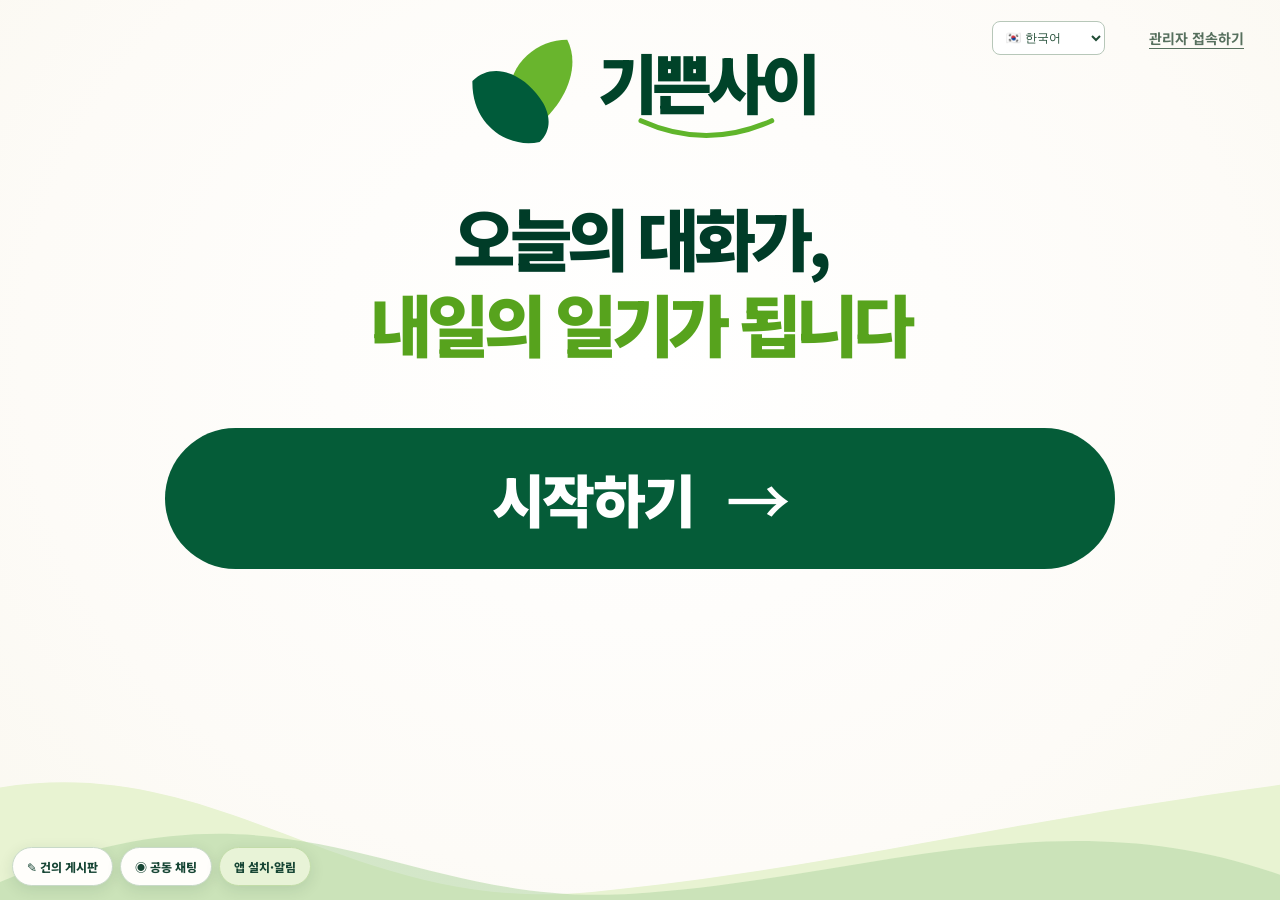
<file: index.html>
<!doctype html>
<html lang="ko">
<head>
  <meta charset="utf-8">
  <script>
    // Fallback during GitHub Pages' HTTPS-enforcement configuration.
    // Never show HTTP content when a valid HTTPS page is available.
    if (location.protocol === 'http:' && location.hostname === 'reverse-age-journal.suaveforge.com') {
      location.replace('https://' + location.host + location.pathname + location.search + location.hash);
    }
  </script>
  <meta name="viewport" content="width=device-width, initial-scale=1, viewport-fit=cover">
  <meta name="theme-color" content="#fdfbf7">
  <meta name="apple-mobile-web-app-capable" content="yes">
  <meta name="apple-mobile-web-app-title" content="기쁜사이">
  <link rel="manifest" href="./manifest.webmanifest">
  <meta name="description" content="전화로 나눈 하루를 가족의 일기로 남깁니다.">
  <title>Reverse Age Journal | 기쁜사이</title>
  <link rel="stylesheet" href="./styles.cycle07.css?v=20261101-unified05">
  <link rel="stylesheet" href="./dev-community.css?v=20261120-mobile-safearea-03">
  <script defer src="./config.js?v=cycle-20261101-05"></script>
  <script defer src="./app.cycle07.js"></script>
  <script defer src="./pilot.cycle07.js?v=20261103-retell-v3-01"></script>
  <script defer src="./operations.cycle07.js?v=20261121-archive01"></script>
  <script defer src="./family-demo.cycle07.js?v=20261121-archive01"></script>
  <script defer src="./receiver-bridge.js?v=20261103-home-sip01"></script>
  <script defer src="./raj-localizehub.js?v=20261120-p49-05"></script>
  <script defer src="./dev-community.js?v=20261120-clipboard-02"></script>
  <script defer src="./raj-app-setup.js?v=20261120-02"></script>
<style id="raj-locked-opening" data-version="20261101-brand-lock02">
/* LOCK: approved opening; scoped to opening only; unaffected by stale CSS asset caches. */
.page.family-opening-mode{min-height:100svh;background:#fdfbf7!important}
.page.family-opening-mode .site-header{
 position:absolute!important;z-index:5;top:0;right:0;left:0;width:100%;max-width:none;
 display:flex;justify-content:flex-end;padding:16px 25px!important;
 background:transparent!important;border:0!important;
}
.page.family-opening-mode .wordmark,.page.family-opening-mode .hero{display:none!important}
.page.family-opening-mode .header-actions{display:none!important}
.page.family-opening-mode .admin-entry{
 background:transparent!important;border:0!important;border-radius:0!important;
 text-decoration:underline;text-underline-offset:4px;color:#57705e!important;
 font-weight:700;font-size:14px;min-height:0;
}
.page.family-opening-mode .main{max-width:none!important;width:100%;padding:0!important}
.page.family-opening-mode #family-journey{
 display:block;width:100%;max-width:none!important;margin:0!important;padding:0!important
}
.page.family-opening-mode .family-shell,.page.family-opening-mode .family-body{
 display:block!important;width:100%;max-width:none!important;margin:0!important;padding:0!important
}
.page.family-opening-mode .family-opening{
 position:relative!important;isolation:isolate;overflow:hidden;
 min-height:100svh!important;display:flex!important;align-items:center;
 justify-content:flex-start;flex-direction:column;
 padding:clamp(32px,4vh,55px) 15px clamp(115px,14vh,160px)!important;
 background:radial-gradient(ellipse at 50% 40%,#fff 0%,#fdfbf7 68%,#faf8f0 100%);
}
.page.family-opening-mode .family-opening-center{
 position:relative;z-index:1;display:flex!important;flex-direction:column;
 align-items:center;width:100%;max-width:1450px;
}
.page.family-opening-mode .family-opening-brand{text-decoration:none!important;color:inherit!important;
 display:flex!important;align-items:center!important;justify-content:center;gap:18px;
}
.page.family-opening-mode .family-opening-leaf{
 display:block!important;width:clamp(75px,9vw,125px)!important;
 height:auto!important;max-width:125px;flex:none;
}
.page.family-opening-mode .family-opening-brand-name{
 display:flex!important;flex-direction:column;align-items:center;
 color:#004329;font-size:clamp(49px,5.1vw,80px)!important;
 font-weight:900;line-height:1.06;letter-spacing:-.09em;white-space:nowrap;
}
.page.family-opening-mode .family-opening-smile{
 display:block!important;width:65%!important;height:24px!important;margin-top:0;
}
.page.family-opening-mode .family-opening-heading{
 display:flex!important;flex-direction:column;align-items:center;gap:0;
 text-align:center;line-height:1.26;font-size:clamp(36px,5.3vw,88px)!important;
 font-weight:900;letter-spacing:-.075em;
 margin:clamp(40px,5vh,60px) 0 clamp(38px,7vh,85px)!important
}
.page.family-opening-mode .family-opening-heading span{
 display:block!important;color:#003c28;white-space:nowrap;
}
.page.family-opening-mode .family-opening-heading .family-opening-second{color:#57a31d}
.page.family-opening-mode .family-opening .family-button{
 display:flex!important;align-items:center;justify-content:center;
 gap:clamp(16px,2.5vw,40px);width:min(950px,80vw)!important;
 max-width:none!important;min-height:clamp(90px,11vw,180px)!important;
 font-size:clamp(32px,4.5vw,76px)!important;font-weight:900;
 letter-spacing:-.045em;border-radius:999px!important;border:0!important;
 background:#055c38!important;color:white!important;padding:15px 35px!important;
 margin:0!important;text-align:center;
}
.page.family-opening-mode .family-start-arrow{display:inline-block;font-size:1.1em;font-weight:500}
.page.family-opening-mode .family-opening-waves{
 position:absolute!important;left:0;bottom:0;z-index:0;pointer-events:none;
 display:block!important;width:100%!important;height:clamp(78px,16vh,160px)!important;
}
.page.family-opening-mode .release-version{display:none!important}
@media(max-width:700px){
 .page.family-opening-mode .site-header{padding:8px 12px!important;min-height:0!important}
 .page.family-opening-mode .admin-entry{font-size:12px!important}
 .page.family-opening-mode .family-opening{
  justify-content:center!important;padding:65px 10px 115px!important
 }
 .page.family-opening-mode .family-opening-brand{gap:8px}
 .page.family-opening-mode .family-opening-leaf{
  width:clamp(55px,16vw,85px)!important;max-width:85px
 }
 .page.family-opening-mode .family-opening-brand-name{font-size:clamp(39px,9.5vw,58px)!important}
 .page.family-opening-mode .family-opening-smile{height:17px!important}
 .page.family-opening-mode .family-opening-heading{
  font-size:clamp(24px,7.05vw,48px)!important;line-height:1.38;
  margin:clamp(36px,7vh,68px) 0 clamp(38px,8vh,68px)!important
 }
 .page.family-opening-mode .family-opening .family-button{
  width:min(100%,calc(100vw - 44px))!important;
  min-height:90px!important;font-size:clamp(31px,9vw,44px)!important
 }
 .page.family-opening-mode .family-opening-waves{height:93px!important}
}
</style>
</head>
<body>
  <div class="page family-mode">
    <header class="site-header">
      <a class="wordmark" href="./" aria-label="Reverse Age Journal 홈">
        <strong>기쁜사이</strong>
        <span hidden>Reverse Age Journal</span>
      </a>
      <div class="header-actions" hidden aria-hidden="true">
        <nav class="view-nav" aria-label="사용자 화면">
          <button type="button" class="nav-item active" data-view="family" aria-current="page">가족</button>
          <button type="button" class="nav-item" data-view="operator">상담사</button>
        </nav>
        <button type="button" id="auth-button" class="login-button">로그인</button>
      </div>
      <button type="button" id="admin-entry" class="admin-entry">관리자 접속하기</button>
    </header>

    <main class="main">
      <div id="readiness" class="readiness" role="status" hidden></div>
      <section id="family-journey" class="family-journey" aria-label="가족 이용 체험"></section>
      <section class="hero" aria-labelledby="hero-title" hidden aria-hidden="true">
        <h1 id="hero-title">전화로 나눈 하루,<br><span>일기로 남깁니다.</span></h1>
        <p class="hero-subtitle">어르신은 전화로 이야기하고, 가족은 일기로 읽습니다.</p>
        <div class="hero-actions">
          <button type="button" id="start-button" class="big-button primary">
            <span>가족 등록하기</span>
            <span class="button-arrow" aria-hidden="true">↗</span>
          </button>
          <button type="button" id="reserve-button" class="big-button outline">
            <span>통화 일정 잡기</span>
            <span class="button-arrow" aria-hidden="true">↗</span>
          </button>
        </div>
      </section>



      <section id="counselor-pilot" class="pilot-section" hidden aria-labelledby="pilot-section-title">
        <div class="pilot-section-head">
          <h2 id="pilot-section-title">상담사</h2>
          
        </div>
        <div id="pilot-login" class="pilot-login">
          <label for="pilot-access">상담사 코드</label>
          <div class="pilot-access-row">
            <input id="pilot-access" type="password" autocomplete="off" placeholder="상담사 코드 입력" maxlength="512">
            <button type="button" id="pilot-verify" class="big-button primary">접속하기</button>
          </div>
        </div>
        <section id="pilot-management" class="pilot-management" hidden aria-labelledby="pilot-management-title">
          <div class="ops-section-top">
            <h3 id="pilot-management-title">어르신</h3>
            <button type="button" id="ops-new-person" class="ops-large-outline">+ 어르신 추가</button>
          </div>
          <nav class="ops-tabs" aria-label="관리 메뉴">
            <button type="button" data-ops-tab="info" class="active" aria-current="page">내 정보</button>
            <button type="button" data-ops-tab="call">통화</button>
            <button type="button" data-ops-tab="tickets">이용권</button>
            <button type="button" data-ops-tab="record">기록</button>
          </nav>
          <div class="pilot-management-card" id="ops-create-panel" data-ops-panel="info" hidden>
            <div class="pilot-form-grid">
              <label>어르신 이름<input id="ops-name" maxlength="60" placeholder="어르신 이름" autocomplete="off"></label>
              <label>전화번호<input id="ops-phone" type="tel" placeholder="010-0000-0000" autocomplete="off"></label>
              <label>가족 연락처<input id="ops-family-phone" type="tel" placeholder="010-0000-0000" autocomplete="off"></label>
            </div>
            <label class="pilot-checkline"><input id="ops-consent" type="checkbox"><span>AI 통화·녹음·기록 동의</span></label>
            <label class="pilot-checkline"><input id="ops-family-consent" type="checkbox"><span>가족 알림 동의</span></label>
            <label class="pilot-checkline"><input id="ops-archive-consent" type="checkbox"><span>회원별 일기 장기 보관 및 본인 요약 문자 동의</span></label>
            <label class="pilot-checkline"><input id="ops-recurring-consent" type="checkbox"><span>자동 재통화·예약전화 동의</span></label>
            <button id="ops-add" class="big-button outline" type="button">어르신 등록 <span aria-hidden="true">+</span></button>
          </div>
          <div class="pilot-management-card ops-main-card" id="ops-subject-panel" data-ops-panel="info">
            <label for="pilot-subject-select" class="pilot-big-label">어르신 선택</label>
            <select id="pilot-subject-select"><option value="">어르신을 선택하세요</option></select>
            <p id="ops-consent-status" class="ops-consent-status" hidden></p>
            <a id="ops-consent-dial" class="ops-dial-action" hidden>어르신께 전화하기</a>
            <button id="ops-confirm-consent" class="ops-dial-action" type="button" hidden>통화 동의 확인</button>
            <div class="ops-credit-row"><strong id="ops-credit">잔여 회기 —</strong>
              <button id="ops-trial" type="button" class="pilot-text-action">체험 3회 충전</button></div>
          </div>
          <details id="ops-profile-details" class="ops-profile-details" hidden><summary>정보·규칙 수정</summary><div class="pilot-management-card ops-profile-card" id="ops-profile-panel" data-ops-panel="info" hidden>
            <div class="ops-profile-grid">
              <label>이름<input id="ops-edit-name" autocomplete="off" maxlength="60"></label>
              <label>전화번호<input id="ops-edit-phone" type="tel" autocomplete="off"></label>
              <label>가족 연락처<input id="ops-edit-family" type="tel" autocomplete="off"></label>
            </div>
            <div class="ops-rule-grid">
              <label>통화 간격<select id="ops-followup-days">
                <option value="1">1일</option><option value="2">2일</option><option value="3">3일</option>
                <option value="5">5일</option><option value="7">7일</option><option value="14">14일</option>
              </select></label>
              <label>재시도<select id="ops-retry-limit">
                <option value="1">1회</option><option value="2">2회</option><option value="3">3회</option>
              </select></label>
              <label>통화 시간<select id="ops-preferred-hour">
                <option value="0">오전 0시</option><option value="1">오전 1시</option>
                <option value="2">오전 2시</option><option value="3">오전 3시</option>
                <option value="4">오전 4시</option><option value="5">오전 5시</option>
                <option value="6">오전 6시</option><option value="7">오전 7시</option>
                <option value="8">오전 8시</option><option value="9">오전 9시</option>
                <option value="10">오전 10시</option><option value="11">오전 11시</option>
                <option value="12">오후 12시</option><option value="13">오후 1시</option>
                <option value="14">오후 2시</option><option value="15">오후 3시</option>
                <option value="16">오후 4시</option><option value="17">오후 5시</option>
                <option value="18">오후 6시</option><option value="19">오후 7시</option>
                <option value="20">오후 8시</option><option value="21">오후 9시</option>
                <option value="22">오후 10시</option><option value="23">오후 11시</option>
              </select></label>
            </div>
            <div class="ops-consent-grid">
              <label><input id="ops-edit-consent" type="checkbox"> 통화 동의</label>
              <label><input id="ops-edit-recurring" type="checkbox"> 자동 재통화</label>
              <label><input id="ops-edit-family-consent" type="checkbox"> 가족 알림</label>
              <label><input id="ops-edit-archive-consent" type="checkbox"> 일기 장기 보관·본인 요약 문자</label>
            </div>
            <button id="ops-save-profile" type="button" class="big-button primary ops-full-button">
              <span>저장</span><span aria-hidden="true">✓</span>
            </button>
          </div>
          </details>
          <div class="pilot-management-card" data-ops-panel="call">
            <div id="ops-call-context" hidden>
              <h4 id="ops-stage">첫 통화</h4>
              <p id="ops-script"></p><p id="ops-previous"></p>
            </div>
            <button id="ops-web-ring" class="big-button primary ops-full-button" type="button" disabled>어르신께 웹전화 걸기</button>
            <p id="ops-web-ring-status" class="ops-consent-status" aria-live="polite">어르신의 웹 수신 기기 연결을 확인합니다.</p>
            <button id="ops-web-ring-refresh" type="button" class="pilot-text-action">수신 상태 확인</button>
            <h4>통화 예약</h4>
            <div class="pilot-access-row">
              <input type="datetime-local" id="ops-date">
              <button id="ops-book" type="button" class="big-button primary">예약하기</button>
            </div>
            
            <div id="ops-appointments"></div>
          </div>
          <div class="pilot-management-card" data-ops-panel="tickets">
            <h4>이용권</h4>
            <div id="ops-ticket-history" class="ops-ticket-history"></div>
            <p id="ops-payhub-status" class="pilot-warning" hidden></p>
            <div class="pilot-form-grid" data-payhub-action hidden>
              <label>이용권 종류<select id="ops-pay-package"><option value="FIVE">5회권</option><option value="TEN">10회권</option></select></label>
              <label>판매 가격 (원)<input id="ops-pay-price" type="number" min="100" max="10000000" step="100" placeholder="확정된 금액 입력"></label>
              <label>상품 상태<select id="ops-pay-active"><option value="false">비공개</option><option value="true">판매 가능</option></select></label>
            </div>
            <div class="pilot-secondary-actions" data-payhub-action hidden>
              <button id="ops-pay-save" type="button">상품 저장</button>
              <button id="ops-pay-checkout" type="button" disabled>결제 링크 생성</button>
            </div>
            <textarea id="ops-pay-link" rows="2" readonly hidden aria-label="결제 링크"></textarea>
            <button id="ops-pay-copy" type="button" class="pilot-text-action" hidden>결제 링크 복사</button>
          </div>
          <div class="pilot-management-card" data-ops-panel="record">
            <h4>가족 보고서</h4>
            <div class="pilot-access-row">
              <input type="month" id="ops-report-month">
              <button id="ops-report" type="button" class="big-button outline">보고서 만들기</button>
            </div>
            <textarea id="ops-report-output" readonly rows="7" hidden></textarea>
            <button id="ops-report-copy" type="button" class="pilot-text-action" hidden>보고서 복사</button>
          </div>
          <div class="pilot-management-card" id="ops-archive-panel" data-ops-panel="record">
            <h4>회원별 일기 보관함</h4>
            <p class="pilot-description">회원별로 누적 보관된 일기입니다. 가족에게는 검토·공유 동의 후에만 보입니다.</p>
            <button type="button" class="pilot-text-action" id="ops-archive-refresh">일기 불러오기</button>
            <div id="ops-archive-list" class="ops-outbox" aria-live="polite">어르신을 선택해 주세요.</div>
          </div>
          <div class="pilot-management-card" id="ops-outbox-panel" data-ops-panel="record">
            <h4>가족 알림</h4>
            
            <div id="ops-outbox" class="ops-outbox"></div>
            <button id="ops-refresh" type="button" class="pilot-text-action">현황 새로고침</button>
          </div>
        </section>
        <div id="pilot-call-panel" hidden>
          <label class="pilot-checkline">
            <input id="pilot-consent" type="checkbox">
            <span>AI 대화·녹음 및 기록 동의</span>
          </label>
          <div class="pilot-call-actions">
            <button id="pilot-start" class="big-button outline" type="button">이 기기에서 AI 통화 테스트 <span aria-hidden="true">↗</span></button>
            <button id="pilot-stop" class="big-button danger" type="button" disabled>통화 종료</button>
          </div>
          <button id="pilot-unmute" class="pilot-unmute" type="button" hidden>소리 켜기</button>
          <p class="pilot-warning pilot-cost-warning">실제 통화 비용이 발생할 수 있습니다.</p>
          <p id="pilot-call-id" class="pilot-id"></p>
        </div>
        <div id="pilot-status" class="pilot-status" aria-live="polite"></div>
        <section id="pilot-results" class="pilot-results" hidden>
          <div class="pilot-heading">
            <h3>대화 기록</h3>
            <div class="pilot-mini-stats"><span id="pilot-event">수집 중</span><span id="pilot-transcript-count">0개 발화</span><span id="pilot-voice">녹음 대기</span></div>
          </div>
          <div id="pilot-transcript" class="pilot-transcript"><p class="pilot-empty">대화 전문 수신 대기 중</p></div>
          <div class="pilot-secondary-actions">
            <button id="pilot-check" type="button">결과 확인</button>
            <button id="pilot-sync" type="button">다시 수집</button>
            <button id="pilot-audio-button" type="button">녹음 듣기</button>
          </div>
          <audio id="pilot-audio" controls preload="none" hidden></audio>
          <button id="pilot-draft" type="button" class="big-button primary pilot-draft-button">일기 만들기 <span aria-hidden="true">↗</span></button>
        </section>
        <section id="pilot-draft-panel" class="pilot-draft-panel" hidden>
          <h3>일기 검토</h3>
          <p id="pilot-draft-source" class="pilot-draft-source"></p>
          <label for="pilot-title">일기 제목</label>
          <input type="text" id="pilot-title" maxlength="120">
          <label for="pilot-body">일기 내용</label>
          <textarea id="pilot-body" rows="9" maxlength="20000"></textarea>
          <label class="pilot-checkline">
            <input id="pilot-save-consent" type="checkbox">
            <span>수정한 일기를 이 서비스에 14일간 저장하는 데 동의받았습니다.</span>
          </label>
          <button id="pilot-save" class="big-button primary" type="button">일기 저장하기 <span aria-hidden="true">↗</span></button>
        </section>
        <section id="pilot-saved" class="pilot-saved" hidden>
          <div class="pilot-heading">
            <h3>저장한 일기</h3>
            <button id="pilot-refresh-diaries" type="button" class="pilot-text-action">새로고침</button>
          </div>
          <div id="pilot-diaries" class="pilot-diaries">연결 후 확인할 수 있습니다.</div>
          <button id="pilot-delete" type="button" class="pilot-delete-button" hidden>현재 통화 자료 삭제</button>
        </section>
      </section>

      <section class="workspace" id="workspace" hidden aria-hidden="true" aria-labelledby="workspace-title">
        <div class="section-heading">
          <h2 id="workspace-title">우리 가족의 기록</h2>
          <div class="family-selector">
            <label id="recipient-label" for="recipient-select">가족 선택</label>
            <select id="recipient-select" aria-labelledby="recipient-label">
              <option value="">등록된 가족 없음</option>
            </select>
          </div>
        </div>

        <div id="family-view">
          <div class="summary" aria-label="이용 현황">
            <div class="stat">
              <span class="stat-name">남은 통화</span>
              <strong id="balance-value" class="stat-number">—</strong>
            </div>
            <div class="stat">
              <span class="stat-name">다음 통화</span>
              <strong id="next-call" class="stat-number stat-date">예약 없음</strong>
            </div>
            <div class="stat">
              <span class="stat-name">쌓인 일기</span>
              <strong id="diary-count" class="stat-number">—</strong>
            </div>
          </div>

          <div class="content-grid">
            <section class="content-card" aria-labelledby="schedule-title">
              <div class="card-top"><h3 id="schedule-title">통화 일정</h3><span class="top-rule" aria-hidden="true"></span></div>
              <div id="schedule-list" class="empty-state">예정된 통화가 없습니다.</div>
            </section>
            <section class="content-card" aria-labelledby="diary-title">
              <div class="card-top"><h3 id="diary-title">우리의 일기</h3><span class="top-rule" aria-hidden="true"></span></div>
              <div id="diary-list" class="empty-state">아직 남겨진 일기가 없습니다.</div>
            </section>
          </div>

          <section class="package-panel" aria-labelledby="package-title">
            <h3 id="package-title">이용권</h3>
            <div id="packages" class="package-actions"><span class="tag-not-ready">상품 준비 중</span></div>
          </section>
        </div>

        <div id="operator-view" hidden>
          <div class="operator-top">
            <div class="operator-summary">
              <div class="stat"><span class="stat-name">등록 이용자</span><strong id="operator-users" class="stat-number">—</strong></div>
              <div class="stat"><span class="stat-name">예정된 통화</span><strong id="operator-upcoming" class="stat-number">—</strong></div>
            </div>
            <button type="button" id="new-package-button" class="big-button primary operator-action">
              <span>이용권 등록</span><span class="button-arrow" aria-hidden="true">+</span>
            </button>
          </div>
          <section class="content-card operator-card" aria-labelledby="operator-title">
            <div class="card-top"><h3 id="operator-title">이용자</h3><span class="top-rule" aria-hidden="true"></span></div>
            <div id="operator-list" class="empty-state">상담사 로그인 후 확인할 수 있습니다.</div>
          </section>
        </div>
      </section>
    </main>
    <p class="release-version">Updated 2026.11.01 · Web Receiver 07</p>
  </div>

  <dialog id="modal" aria-labelledby="modal-title">
    <form id="modal-form" method="dialog" novalidate>
      <div class="dialog-head">
        <h2 id="modal-title">등록하기</h2>
        <button id="modal-close" class="close-button" type="button" aria-label="닫기">×</button>
      </div>
      <div id="modal-fields"></div>
      <p id="modal-error" class="form-error" role="alert" hidden></p>
      <div class="dialog-actions">
        <button id="modal-cancel" type="button" class="button-light">취소</button>
        <button id="modal-save" type="submit" class="button-save">저장하기</button>
      </div>
    </form>
  </dialog>
</body>
</html>
</file>
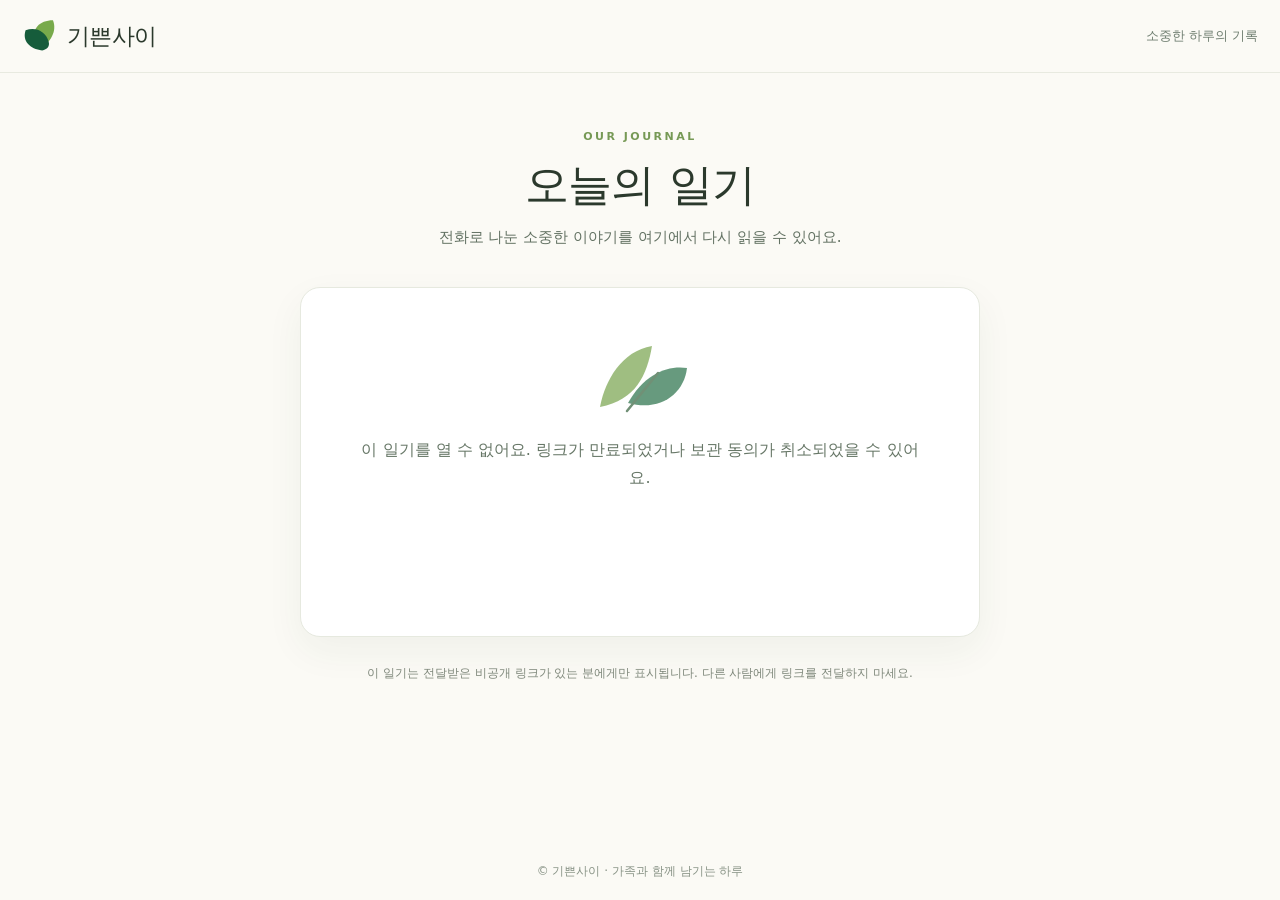
<file: d/index.html>
<!doctype html>
<html lang="ko">
<head>
  <meta charset="utf-8">
  <meta name="viewport" content="width=device-width,initial-scale=1,viewport-fit=cover">
  <meta name="theme-color" content="#fbfaf5">
  <meta name="robots" content="noindex,nofollow,noarchive">
  <meta name="referrer" content="no-referrer">
  <meta http-equiv="Content-Security-Policy" content="default-src 'none'; img-src 'self'; script-src 'self'; style-src 'self'; connect-src https://api-reverse-age-journal.suaveforge.com:18461; base-uri 'none'; form-action 'none'">
  <title>오늘의 일기 · 기쁜사이</title>
  <meta name="description" content="오늘 나눈 소중한 이야기를 기쁜사이에 안전하게 보관합니다.">
  <meta property="og:type" content="website">
  <meta property="og:site_name" content="기쁜사이">
  <meta property="og:title" content="기쁜사이 · 오늘의 일기">
  <meta property="og:description" content="전화로 나눈 오늘의 이야기를 일기로 간직합니다.">
  <meta property="og:url" content="https://reverse-age-journal.suaveforge.com/d/">
  <meta property="og:image" content="https://reverse-age-journal.suaveforge.com/d/cover.png">
  <meta property="og:image:width" content="1200">
  <meta property="og:image:height" content="630">
  <meta name="twitter:card" content="summary_large_image">
  <link rel="stylesheet" href="./diary-view.css?v=20261121-01">
  <script defer src="../config.js"></script>
  <script defer src="./diary-view.js?v=20261121-01"></script>
</head>
<body>
  <div class="shell">
    <header class="topbar">
      <a class="brand" href="../" aria-label="기쁜사이 홈으로">
        <svg viewBox="0 0 50 48" width="36" height="36" aria-hidden="true"><path fill="#78aa4b" d="M18 32C13 14 24 2 43 2c6 15-3 31-19 40-6 1-7-4-6-10"/><path fill="#165c3b" d="M5 16c15-5 28 2 32 16 2 6-2 11-9 12C11 42 0 31 5 16"/></svg>
        <span>기쁜사이</span>
      </a>
      <span class="top-note">소중한 하루의 기록</span>
    </header>
    <main class="main" aria-live="polite">
      <section class="intro">
        <span class="eyebrow">OUR JOURNAL</span>
        <h1>오늘의 일기</h1>
        <p>전화로 나눈 소중한 이야기를 여기에서 다시 읽을 수 있어요.</p>
      </section>
      <section class="paper" aria-labelledby="diary-title">
        <div class="paper-art" aria-hidden="true">
          <svg viewBox="0 0 120 80" width="120" height="80"><path d="M20 69C25 42 42 13 72 8c-5 29-16 54-52 61Z" fill="#80a958"/><path d="M48 65C64 36 88 27 107 30c-3 26-27 44-59 35Z" fill="#357953"/><path d="M47 73 78 35" fill="none" stroke="#426b49" stroke-width="2.5" stroke-linecap="round"/></svg>
        </div>
        <p id="diary-status" class="status" role="status">일기를 불러오고 있어요.</p>
        <article id="diary-article" hidden>
          <p class="date" id="diary-date"></p>
          <h2 id="diary-title"></h2>
          <div class="divider"></div>
          <p id="diary-body" class="story"></p>
          <p class="afterword">오늘의 이야기를 오래도록 간직할게요.</p>
        </article>
      </section>
      <p class="privacy">이 일기는 전달받은 비공개 링크가 있는 분에게만 표시됩니다. 다른 사람에게 링크를 전달하지 마세요.</p>
    </main>
    <footer class="bottom">© 기쁜사이 · 가족과 함께 남기는 하루</footer>
  </div>
</body>
</html>
</file>
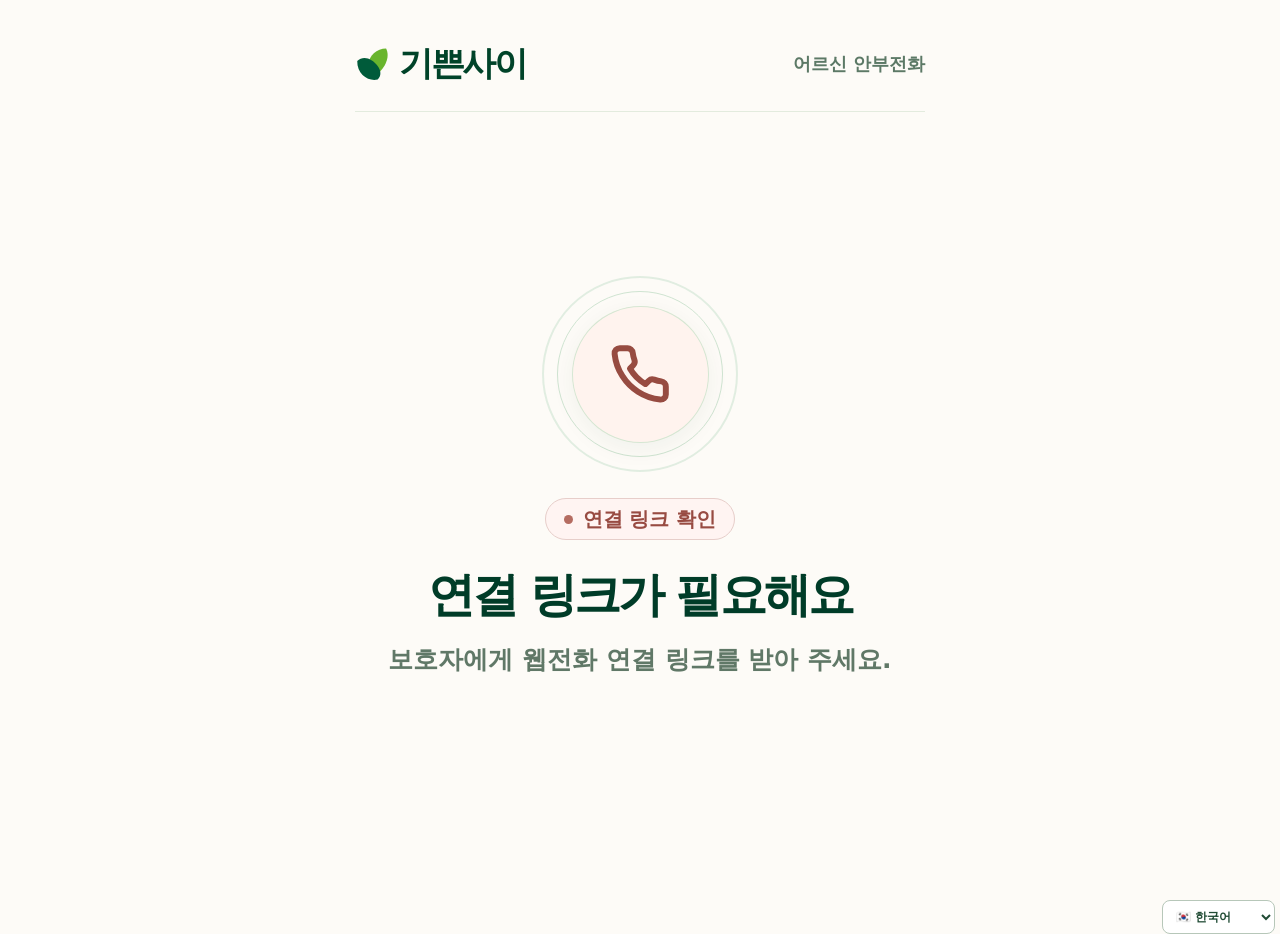
<file: receive.html>
<!doctype html>
<html lang="ko">
<head>
  <meta charset="utf-8">
  <meta name="viewport" content="width=device-width,initial-scale=1,viewport-fit=cover">
  <meta name="theme-color" content="#fdfbf7">
  <meta name="apple-mobile-web-app-capable" content="yes">
  <meta name="apple-mobile-web-app-title" content="기쁜사이">
  <link rel="manifest" href="./manifest.webmanifest">
  <title>어르신 웹전화 | 기쁜사이</title>
  <link rel="stylesheet" href="./receive.css?v=20261104-waiting01">
  <script defer src="./config.js"></script>
  <script defer src="https://jssip.net/download/releases/jssip-3.10.0.min.js"></script>
  <script defer src="./receive.js?v=20261121-archive01"></script>
  <script defer src="./raj-localizehub.js?v=20261120-p49-05"></script>
</head>
<body>
  <main class="receiver">
    <header>
      <a class="brand-home" href="./" aria-label="기쁜사이 홈으로 이동">
        <svg class="receiver-brand-mark" width="35" height="35" viewBox="0 0 125 123" aria-hidden="true">
          <path d="M49 81 C40 35 75 4 111 4 C126 33 110 74 74 101 C58 107 53 96 49 81Z" fill="#69b52d"/>
          <path d="M8 49 C29 28 61 39 81 67 C93 83 95 102 81 115 C49 123 7 98 8 49Z" fill="#005b3a"/>
        </svg>
        <strong>기쁜사이</strong>
      </a>
      <small>어르신 안부전화</small>
    </header>
    <section class="center" aria-live="polite">
      <div id="receiver-call-visual" class="call-visual" aria-hidden="true">
        <span class="call-ring call-ring-outer"></span>
        <span class="call-ring call-ring-inner"></span>
        <span class="call-visual-disc">
          <svg viewBox="0 0 24 24" class="call-handset" aria-hidden="true" fill="none" stroke="currentColor" stroke-width="2.3" stroke-linecap="round" stroke-linejoin="round">
            <path d="M22 16.9v3a2 2 0 0 1-2.18 2 19.7 19.7 0 0 1-8.6-3.05 19.4 19.4 0 0 1-6-6 19.7 19.7 0 0 1-3.05-8.66A2 2 0 0 1 4.17 2h3a2 2 0 0 1 2 1.72c.12.95.34 1.89.66 2.78a2 2 0 0 1-.45 2.11L8.11 9.9a16 16 0 0 0 6 6l1.27-1.27a2 2 0 0 1 2.11-.45c.89.32 1.83.54 2.78.66A2 2 0 0 1 22 16.9Z"/>
          </svg>
        </span>
      </div>
      <p id="receiver-call-stage" class="call-stage" role="status">연결 확인 중</p>
      <div class="signal" id="receiver-signal" aria-hidden="true">☎</div>
      <h1 id="receiver-title">연결 준비</h1>
      <p id="receiver-note">잠시만 기다려 주세요.</p>
      <p id="receiver-push-status" class="push-status" role="status" hidden></p>
      <button id="receiver-enable-notifications" class="action primary" type="button" hidden>잠금화면 전화 알림 켜기</button>
      <p id="receiver-sip-status" class="push-status" role="status" hidden></p>
      <button id="receiver-reconnect" class="action secondary" type="button" hidden>통화 연결 다시 하기</button>
      <div id="receiver-consent-panel" hidden>
        <p>가족이 AI 안부전화를 신청했습니다. 예약 시간과 이후 3일마다 같은 시간에 전화 알림을 받습니다. AI 대화 과정에서 음성을 처리하고 녹음·대화 기록을 만들 수 있습니다. 웹전화에 연결되지 않으면 문자로 전화받기 링크가 발송될 수 있습니다.</p>
        <p>통화에서 만든 일기는 기쁜사이 회원 기록으로 장기 보관합니다. 휴대폰 문자로는 짧은 요약과 비공개 열람 링크만 보내며, 자세한 일기는 기쁜사이 사이트에서 보실 수 있습니다. 원하시면 상담사를 통해 보관된 일기를 삭제할 수 있습니다.</p>
        <p>아래 버튼을 누르면 위 안내의 전화·음성 처리·녹음·회원 일기 보관·본인 문자 안내에 동의합니다. 가족과의 공유는 별도 동의가 필요합니다. 원하지 않으시면 누르지 않아도 됩니다.</p>
        <button id="receiver-consent-confirm" class="action primary" type="button">안부전화·일기 보관 동의하고 시작</button>
      </div>
      <button id="receiver-alert" class="action secondary" type="button">벨소리 켜기</button>
      <div id="receiver-incoming" hidden>
        <button id="receiver-answer" class="action primary" type="button">전화 받기</button>
        <button id="receiver-decline" class="action secondary" type="button">거절</button>
      </div>
      <div id="receiver-voice" class="voice-panel" hidden>
        <p id="receiver-duration" class="call-duration" aria-label="통화 시간">00:00</p>
        <div class="voice-participants" aria-label="실시간 통화 상태">
          <div id="voice-ai" class="voice-party">
            <strong>AI</strong>
            <span id="voice-ai-status" class="voice-status">듣는 중</span>
            <div id="voice-ai-bars" class="voice-bars" aria-hidden="true"><i></i><i></i><i></i><i></i><i></i></div>
          </div>
          <div id="voice-self" class="voice-party">
            <strong>나</strong>
            <span id="voice-self-status" class="voice-status">마이크 연결 중</span>
            <div id="voice-self-bars" class="voice-bars" aria-hidden="true"><i></i><i></i><i></i><i></i><i></i></div>
          </div>
        </div>
      </div>
      <div id="receiver-connected" hidden>
        <button id="receiver-sound" class="action secondary" type="button" hidden>소리 켜기</button>
        <button id="receiver-mute" class="action secondary" type="button" aria-pressed="false">마이크 끄기</button>
        <button id="receiver-hangup" class="action danger" type="button">통화 종료</button>
      </div>
      <p id="receiver-error" class="error" role="alert" hidden></p>
    </section>
    <footer id="receiver-footer">통화를 받으면 AI 상담이 시작됩니다. 통화·녹음 동의 후 이용해 주세요.</footer>
  </main>
</body>
</html>
</file>
<file: styles.cycle07.css>
@import url('https://fonts.googleapis.com/css2?family=DM+Sans:wght@400;500;600;700&family=Noto+Sans+KR:wght@400;500;600;700;800&display=swap');

:root {
  color-scheme: light;
  --ink: #193b32;
  --body: #20382f;
  --soft: #60736a;
  --line: #dbe4da;
  --paper: #f6f6f1;
  --white: #fff;
  --green: #174a3b;
  --accent: #e3eee3;
  font-family: 'Noto Sans KR','DM Sans',system-ui,sans-serif;
  font-synthesis: none;
  color: var(--body);
  background: var(--paper);
  -webkit-font-smoothing: antialiased;
}
* { box-sizing: border-box; }
body { margin: 0; min-width: 320px; }
button,select,input { font: inherit; }
button { cursor: pointer; }
button:disabled { cursor: not-allowed; opacity: .55; }
a { color: inherit; text-decoration: none; }
[hidden] { display: none !important; }
:focus-visible { outline: 3px solid #83ad91; outline-offset: 4px; }
.page { min-height: 100vh; }
.site-header, .main, .site-footer { max-width: 1320px; margin: 0 auto; }
.site-header {
  padding: 30px clamp(24px,5vw,72px);
  display: flex;
  align-items: center;
  justify-content: space-between;
  gap: 28px;
  border-bottom: 1px solid var(--line);
}
.wordmark { display: flex; flex-direction: column; gap: 3px; white-space: nowrap; }
.wordmark strong { font-size: 25px; letter-spacing: -.075em; font-weight: 800; line-height: 1.2; }
.wordmark span { color: var(--soft); font-family: 'DM Sans',sans-serif; font-size: 13px; font-weight: 600; letter-spacing: .01em; }
.header-actions { display: flex; align-items: center; gap: 25px; }
.view-nav {
  display: flex; gap: 4px; padding: 5px;
  border: 1px solid var(--line); border-radius: 999px;
  background: rgba(255,255,255,.75);
}
.nav-item { border: 0; border-radius: 999px; background: transparent; color: var(--soft); min-width: 87px; height: 49px; padding: 0 16px; font-weight: 700; font-size: 16px; }
.nav-item.active { background: var(--ink); color: #fff; }
.login-button {
  height: 59px; padding: 0 29px; border-radius: 999px;
  border: 2px solid var(--green); color: var(--green);
  background: transparent; font-size: 17px; font-weight: 800;
}
.login-button:hover, .big-button.outline:hover { background: #e8f0e7; }
.main { padding: 0 clamp(24px,5vw,72px); }
.readiness {
  margin-top: 24px; padding: 14px 18px;
  border-left: 4px solid #658b72; border-radius: 7px;
  font-size: 16px; font-weight: 600; background: #e8efe5; color: var(--green);
}
.hero { padding: clamp(76px,9vw,128px) 0 100px; border-bottom: 1px solid var(--line); }
.page:not(.logged-in) .hero { min-height: min(725px,calc(100svh - 108px)); display: flex; flex-direction: column; justify-content: center; }
.hero-label { margin: 0 0 26px; font-size: 17px; color: #5b7565; font-weight: 800; letter-spacing: -.035em; }
.hero h1 {
  font-size: clamp(45px,6vw,82px);
  line-height: 1.3; font-weight: 800; letter-spacing: -.08em; word-break: keep-all;
  margin: 0; color: #1a342d;
}
.hero h1 span { color: #527e64; }
.hero-subtitle { margin: 27px 0 45px; font-size: clamp(19px,2.05vw,23px); font-weight: 500; color: #617269; letter-spacing: -.055em; word-break: keep-all; }
.hero-actions { display: grid; grid-template-columns: repeat(2,minmax(0,330px)); gap: 17px; }
.big-button {
  display: flex; align-items: center; justify-content: space-between;
  gap: 14px; min-height: 91px; padding: 23px 29px; border-radius: 17px;
  text-align: left; font-size: clamp(19px,2vw,24px); font-weight: 800; letter-spacing: -.055em;
  transition: background-color .15s ease, transform .15s ease;
}
.big-button:hover { transform: translateY(-2px); }
.big-button.primary { color: #fff; background: var(--green); border: 2px solid var(--green); }
.big-button.primary:hover { background: #0f3b2e; }
.big-button.outline { color: var(--green); background: #fbfcf9; border: 2px solid #a9bbad; }
.button-arrow { font: 400 32px/1 'DM Sans',sans-serif; flex: none; }
.workspace { padding: 76px 0 98px; }
.section-heading { display: flex; align-items: end; justify-content: space-between; flex-wrap: wrap; gap: 25px; margin-bottom: 29px; }
.section-heading h2 { font-size: clamp(27px,3vw,38px); font-weight: 800; line-height: 1.35; letter-spacing: -.07em; margin: 0; color: var(--ink); }
.family-selector { display: flex; gap: 15px; align-items: center; }
.family-selector label { font-size: 16px; color: var(--soft); font-weight: 600; }
.family-selector select { border: 1px solid #bdcfc0; background: white; border-radius: 12px; min-height: 58px; padding: 10px 39px 10px 18px; font-size: 17px; font-weight: 700; color: var(--ink); max-width: 250px; }
.summary { display: grid; grid-template-columns: repeat(3,1fr); gap: 15px; }
.stat { background: white; border: 1px solid var(--line); border-radius: 19px; padding: 29px 30px 31px; min-height: 164px; display: flex; flex-direction: column; justify-content: space-between; gap: 16px; }
.stat:first-child { background: var(--green); border-color: var(--green); }
.stat-name { color: #647a6c; font-size: 18px; font-weight: 700; letter-spacing: -.045em; }
.stat:first-child .stat-name { color: #d2e6d5; }
.stat-number { display: block; color: var(--ink); font-size: clamp(34px,3.6vw,49px); line-height: 1.2; letter-spacing: -.065em; font-weight: 800; word-break: keep-all; }
.stat:first-child .stat-number { color: white; }
.stat-date { font-size: clamp(22px,2.6vw,32px); }
.content-grid { display: grid; grid-template-columns: 1fr 1fr; gap: 17px; margin-top: 19px; }
.content-card { background: white; padding: 32px; min-width: 0; border: 1px solid var(--line); border-radius: 20px; }
.card-top { display: flex; align-items: center; gap: 20px; }
.card-top h3 { margin: 0; font-size: 25px; font-weight: 800; letter-spacing: -.065em; white-space: nowrap; color: var(--ink); }
.top-rule { height: 1px; background: #e1e9df; flex: 1; }
.empty-state { min-height: 152px; display: flex; align-items: center; justify-content: center; color: #708178; text-align: center; font-size: 18px; font-weight: 600; line-height: 1.55; }
.empty-state > p { margin: 0; }
.entry-list { margin-top: 14px; min-height: 125px; }
.entry { display: flex; justify-content: space-between; align-items: center; gap: 22px; border-bottom: 1px solid var(--line); padding: 21px 0; }
.entry:last-child { border: 0; }
.entry strong { display: block; color: var(--ink); font-size: 19px; font-weight: 800; }
.entry small { display: block; margin-top: 6px; color: var(--soft); font-size: 14px; }
.entry .state { color: #487459; font-weight: 700; font-size: 15px; white-space: nowrap; }
.package-panel { margin-top: 19px; padding: 30px 33px; background: var(--accent); border-radius: 19px; display: flex; align-items: center; justify-content: space-between; gap: 24px; }
.package-panel h3 { margin: 0; color: var(--ink); font-size: 25px; font-weight: 800; letter-spacing: -.06em; }
.package-actions { display: flex; gap: 12px; flex-wrap: wrap; justify-content: flex-end; }
.tag-not-ready { font-size: 17px; color: #657b69; font-weight: 600; }
.package-buy { border: 1px solid #91b29a; background: white; border-radius: 13px; padding: 17px 22px; text-align: left; min-height: 79px; }
.package-buy:hover { background: #f3fbf2; }
.package-buy strong { display: block; font-size: 18px; color: var(--green); font-weight: 800; }
.package-buy small { display: block; margin-top: 4px; font-size: 15px; color: var(--soft); }
.operator-top { display: grid; grid-template-columns: 1fr minmax(260px,320px); gap: 17px; margin-bottom: 19px; }
.operator-summary { display: grid; grid-template-columns: repeat(2,1fr); gap: 15px; }
.operator-summary .stat:first-child { background: white; border-color: var(--line); }
.operator-summary .stat:first-child .stat-name { color: #647a6c; }
.operator-summary .stat:first-child .stat-number { color: var(--ink); }
.operator-action { align-self: stretch; }
.operator-card .empty-state { min-height: 190px; }
.site-footer { padding: 25px clamp(24px,5vw,72px) 48px; border-top: 1px solid var(--line); color: var(--soft); font-size: 14px; font-weight: 700; }
.site-footer span { margin-left: 12px; font: 600 12px 'DM Sans',sans-serif; }
dialog { width: min(94vw,530px); max-height: 86vh; border: 1px solid var(--line); border-radius: 24px; padding: 35px; box-shadow: 0 22px 90px #192f244d; color: var(--ink); }
dialog::backdrop { background: #10271fb5; }
.dialog-head { display: flex; align-items: center; justify-content: space-between; gap: 15px; }
.dialog-head h2 { margin: 0; font-size: 31px; font-weight: 800; letter-spacing: -.07em; }
.close-button { width: 50px; height: 50px; border: 0; border-radius: 50%; background: #edf2ea; color: var(--ink); font-size: 32px; font-weight: 400; line-height: 1; }
.form-field { display: block; margin-top: 25px; }
.form-field > span { display: block; margin-bottom: 11px; font-size: 18px; font-weight: 700; }
.form-field input { width: 100%; min-height: 64px; border: 1px solid #bdcfc0; border-radius: 12px; padding: 12px 17px; color: var(--ink); font-size: 20px; }
.form-checkbox { display: flex; align-items: center; gap: 12px; margin-top: 25px; font-size: 17px; }
.form-checkbox input { width: 22px; height: 22px; }
.form-error { color: #ac3834; font-size: 17px; }
.dialog-actions { display: flex; gap: 12px; margin-top: 32px; }
.dialog-actions button { min-height: 65px; flex: 1; border-radius: 12px; font-size: 19px; font-weight: 800; }
.button-light { color: var(--green); background: #edf2ea; border: 1px solid #d6e1d5; }
.button-save { color: white; background: var(--green); border: 1px solid var(--green); }
@media (max-width: 900px) {
  .hero { padding: 85px 0 72px; }
  .operator-top { grid-template-columns: 1fr; }
  .operator-action { min-height: 86px; }
}
@media (max-width: 680px) {
  .site-header { padding: 21px 20px; gap: 18px; flex-wrap: wrap; }
  .wordmark strong { font-size: 21px; }
  .wordmark span { font-size: 11px; }
  .header-actions { gap: 12px; flex-wrap: wrap; margin-left: auto; }
  .view-nav { padding: 3px; gap: 2px; }
  .nav-item { min-width: 59px; height: 45px; font-size: 14px; padding: 0 10px; }
  .login-button { height: 50px; padding: 0 18px; font-size: 15px; }
  .main { padding: 0 22px; }
  .hero { padding: 75px 0 67px; }
  .hero-label { font-size: 15px; margin-bottom: 21px; }
  .hero h1 { font-size: clamp(37px,8.4vw,54px); line-height: 1.35; }
  .hero-subtitle { font-size: 18px; line-height: 1.7; margin: 25px 0 33px; }
  .hero-actions { grid-template-columns: 1fr; gap: 13px; }
  .big-button { min-height: 84px; font-size: 22px; }
  .workspace { padding: 60px 0 76px; }
  .section-heading { align-items: start; }
  .family-selector { width: 100%; justify-content: space-between; }
  .family-selector select { max-width: 70%; min-height: 60px; }
  .summary { grid-template-columns: repeat(2,1fr); gap: 11px; }
  .summary .stat:first-child { grid-column: 1 / -1; }
  .stat { padding: 23px; min-height: 140px; }
  .stat-name { font-size: 16px; }
  .stat-number { font-size: 40px; }
  .stat-date { font-size: 20px; }
  .content-grid { grid-template-columns: 1fr; gap: 13px; margin-top: 13px; }
  .content-card { padding: 25px; }
  .card-top h3,.package-panel h3 { font-size: 23px; }
  .empty-state { font-size: 17px; min-height: 145px; }
  .package-panel { margin-top: 13px; padding: 26px; align-items: stretch; flex-direction: column; }
  .package-actions { justify-content: flex-start; }
  .package-buy { flex: 1; min-width: 160px; }
  .operator-top { gap: 13px; }
  .operator-summary { gap: 11px; }
  .operator-summary .stat:first-child { grid-column: auto; }
  .operator-summary .stat { min-height: 130px; }
  .site-footer { padding: 22px 22px 34px; }
  dialog { padding: 25px; }
  .dialog-head h2 { font-size: 25px; }
}
@media (max-width: 395px) {
  .site-header { gap: 13px; }
  .header-actions { margin-left: 0; width: 100%; justify-content: space-between; }
  .hero h1 { font-size: 35px; }
  .stat-date { font-size: 19px; }
}
@media (prefers-reduced-motion: reduce) {
  .big-button { transition: none; }
  .big-button:hover { transform: none; }
}

/* Operator's one-cycle Retell Evidence trial; keep controls large and uncluttered. */
.pilot-section {padding:64px 0 95px;border-bottom:1px solid var(--line);max-width:970px;}
.pilot-section-head {display:flex;justify-content:space-between;align-items:end;gap:18px;margin-bottom:28px;}
.pilot-section-head h2{margin:0;font-size:clamp(29px,3.2vw,43px);font-weight:800;letter-spacing:-.07em;}
.pilot-section-head p{margin:0;color:var(--soft);font-size:16px;font-weight:600;}
.pilot-login{padding:28px 30px;border-radius:18px;background:#fff;border:1px solid var(--line);}
.pilot-login>label,.pilot-draft-panel>label:not(.pilot-checkline){display:block;font-size:19px;font-weight:750;margin-bottom:12px;}
.pilot-access-row{display:grid;grid-template-columns:1fr 220px;gap:12px;}
.pilot-access-row input,.pilot-draft-panel input,.pilot-draft-panel textarea{border:1px solid #a8bcab;border-radius:13px;padding:18px;font-size:19px;min-width:0;width:100%;background:#fff;color:var(--body);}
.pilot-access-row .big-button{justify-content:center;min-height:71px;padding:16px;font-size:20px;}
.pilot-checkline{display:flex;align-items:flex-start;gap:15px;font-size:18px;font-weight:650;line-height:1.6;margin:20px 0;word-break:keep-all;}
.pilot-checkline input{width:25px;height:25px;flex:none;accent-color:var(--green);margin:4px 0 0;}
.pilot-call-actions{display:grid;grid-template-columns:1fr 1fr;gap:13px;margin:20px 0;}
.pilot-call-actions .big-button{min-height:89px;}
.big-button.danger{border:2px solid #bc635f;background:#fff4f2;color:#923e39;}
.pilot-warning{font-size:14px;color:#807970;margin:9px 0;}
.pilot-id{font-size:13px;color:#718174;overflow-wrap:anywhere;}
.pilot-status{margin-top:15px;padding:22px 26px;background:#e6eee5;border-radius:13px;font-size:19px;font-weight:750;color:var(--green);line-height:1.6;}
.pilot-status[data-kind="error"]{background:#fff0ed;color:#a6433d;}
.pilot-results,.pilot-draft-panel,.pilot-saved{margin-top:30px;padding:30px;background:#fff;border:1px solid var(--line);border-radius:18px;}
.pilot-heading{display:flex;justify-content:space-between;align-items:center;gap:14px;flex-wrap:wrap;}
.pilot-heading h3,.pilot-draft-panel h3{margin:0;font-size:27px;font-weight:800;letter-spacing:-.055em;}
.pilot-mini-stats{display:flex;gap:9px;flex-wrap:wrap;}
.pilot-mini-stats span{background:#edf4ea;padding:8px 12px;border-radius:9px;font-size:13px;color:#496955;font-weight:700;}
.pilot-transcript{max-height:410px;overflow:auto;margin:22px 0;background:#f7f9f4;border:1px solid #e1e9dc;border-radius:12px;padding:10px 22px;}
.pilot-turn{padding:19px 2px;border-bottom:1px solid #e3eadd;}
.pilot-turn:last-child{border-bottom:0;}
.pilot-turn strong{display:block;font-size:17px;color:var(--green);}
.pilot-turn p{font-size:18px;line-height:1.8;margin:8px 0 0;white-space:pre-wrap;overflow-wrap:anywhere;}
.pilot-empty{font-size:17px;color:var(--soft);padding:15px 0;}
.pilot-secondary-actions{display:flex;gap:12px;flex-wrap:wrap;margin-bottom:20px;}
.pilot-secondary-actions button,.pilot-text-action{border:1px solid #a9bdac;border-radius:12px;background:white;color:var(--green);padding:15px 19px;font-weight:750;font-size:17px;}
.pilot-secondary-actions button:hover,.pilot-text-action:hover{background:#eff6ef;}
.pilot-draft-button{width:100%;justify-content:space-between;}
#pilot-audio{width:100%;margin:10px 0 19px;}
.pilot-draft-source{font-size:16px;color:var(--soft);line-height:1.6;}
.pilot-draft-panel>label:not(.pilot-checkline){margin-top:27px;}
.pilot-draft-panel textarea{resize:vertical;min-height:230px;line-height:1.7;}
.pilot-draft-panel #pilot-save{width:100%;margin-top:20px;}
.pilot-diaries{font-size:17px;color:var(--soft);padding-top:25px;}
.pilot-saved-entry{padding:25px 0;border-bottom:1px solid var(--line);color:var(--body);}
.pilot-saved-entry strong{display:block;font-size:23px;color:var(--green);}
.pilot-saved-entry small{display:block;margin:8px 0;color:#718174;font-size:13px;}
.pilot-saved-entry p{font-size:17px;line-height:1.8;white-space:pre-wrap;max-height:230px;overflow:auto;}
.pilot-saved-actions{display:flex;gap:12px;}
.pilot-saved-actions button{padding:14px 20px;border-radius:11px;border:1px solid var(--line);background:var(--paper);font-size:17px;font-weight:750;color:var(--green);}
.pilot-delete-button{margin-top:25px;background:none;color:#aa5450;border:0;text-decoration:underline;font-size:15px;}
@media(max-width:680px){
.pilot-section{padding:50px 0 70px;}
.pilot-section-head{display:block;}
.pilot-section-head p{margin-top:8px;font-size:14px;}
.pilot-login{padding:23px;}
.pilot-access-row,.pilot-call-actions{grid-template-columns:1fr;}
.pilot-access-row .big-button{width:100%;}
.pilot-status{font-size:17px;padding:19px 21px;}
.pilot-results,.pilot-draft-panel,.pilot-saved{padding:22px;}
.pilot-mini-stats span{font-size:12px;}
.pilot-secondary-actions button{flex:1;min-width:125px;}
.pilot-checkline{font-size:16px;}
}
.pilot-management{padding:16px 0 35px;}
.pilot-management>h3{font-size:30px;letter-spacing:-.055em;margin:20px 0;}
.pilot-management-card{padding:29px;margin:18px 0;border:1px solid var(--line);border-radius:18px;background:white;}
.pilot-management-card h4{font-size:23px;letter-spacing:-.05em;margin:0 0 20px;color:var(--ink);}
.pilot-form-grid{display:grid;grid-template-columns:repeat(3,minmax(0,1fr));gap:12px;}
.pilot-form-grid label{display:block;font-size:16px;font-weight:750;}
.pilot-management-card input:not([type=checkbox]),.pilot-management-card select,.pilot-management-card textarea{
 display:block;width:100%;min-height:61px;padding:13px 16px;border:1px solid #b7c6b7;border-radius:11px;background:#fff;color:var(--ink);font-size:17px;margin-top:9px;}
.pilot-management-card textarea{height:auto;resize:vertical;font-size:16px;line-height:1.7;}
.pilot-management-card button.big-button{min-height:70px;}
.pilot-big-label{font-size:19px;font-weight:750;}
.ops-credit-row{display:flex;align-items:center;justify-content:space-between;gap:15px;flex-wrap:wrap;padding:22px 0;}
.ops-credit-row strong{font-size:29px;font-weight:800;color:var(--green);}
.pilot-management-card #ops-stage{margin:10px 0;font-size:21px;}
#ops-script,#ops-previous{font-size:18px;line-height:1.8;word-break:keep-all;}
#ops-previous{color:var(--soft);}
#ops-appointments{margin-top:18px;}
.ops-entry{display:flex;gap:15px;align-items:center;justify-content:space-between;padding:15px 0;border-top:1px solid var(--line);}
.ops-entry-date{font-size:16px;font-weight:650;}
.ops-entry-state{font-size:14px;color:var(--soft);}
.ops-small-button{font-size:14px;font-weight:750;border:1px solid #cad9ca;background:#f7faf6;color:var(--green);border-radius:9px;padding:10px 13px;}
.ops-message{padding:18px 0;border-top:1px solid var(--line);}
.ops-message strong{font-size:17px;color:var(--ink);}
.ops-message p{font-size:16px;line-height:1.6;white-space:pre-wrap;}
@media(max-width:680px){
.pilot-management-card{padding:23px 19px;}
.pilot-form-grid,.pilot-management-card .pilot-access-row{grid-template-columns:1fr;}
.ops-credit-row strong{font-size:25px;}
.pilot-management-card button.big-button{width:100%;}
.ops-entry{flex-wrap:wrap;}
}

/* Person-first counselor workspace: large essential labels/actions only. */
.page.counselor-mode .hero{display:none!important;}
.page.counselor-mode .pilot-section{padding-top:45px;max-width:1100px;}
.page.counselor-mode .pilot-section-head p{display:none;}
.page.counselor-mode .pilot-section-head h2{font-size:clamp(26px,3vw,38px);}
.ops-section-top{display:flex;align-items:center;justify-content:space-between;gap:18px;}
.ops-section-top h3{margin:12px 0 24px;font-size:clamp(35px,4vw,48px);letter-spacing:-.07em;}
.ops-large-outline{font-size:18px;font-weight:800;background:#fff;border:2px solid #a7bbaa;color:var(--green);border-radius:16px;padding:16px 23px;min-height:66px;}
.ops-tabs{display:grid;grid-template-columns:repeat(4,1fr);gap:10px;margin-bottom:22px;}
.ops-tabs button{min-height:76px;padding:10px;border:2px solid #d4dfd1;border-radius:16px;background:white;color:var(--green);font-size:clamp(17px,2vw,24px);font-weight:800;}
.ops-tabs button.active{background:var(--green);border-color:var(--green);color:white;}
.ops-main-card{background:#e9f1e8!important;}
.ops-main-card #pilot-subject-select{height:72px;font-size:26px;font-weight:800;border:2px solid #94b09a;}
.ops-main-card #ops-credit{font-size:clamp(38px,5vw,57px);}
.ops-main-card .ops-credit-row .pilot-text-action{min-height:63px;font-size:18px;border-radius:13px;}
.ops-profile-card{padding:28px 32px!important;}
.ops-profile-grid,.ops-rule-grid{display:grid;grid-template-columns:repeat(3,minmax(0,1fr));gap:20px;margin:16px 0 24px;}
.ops-profile-grid label,.ops-rule-grid label{font-size:19px;font-weight:800;color:var(--ink);letter-spacing:-.025em;}
.ops-profile-card input:not([type=checkbox]),.ops-profile-card select{
  height:68px!important;margin-top:12px!important;font-size:21px!important;font-weight:650;border:2px solid #bacdb8!important;border-radius:14px!important;
}
.ops-consent-grid{display:grid;grid-template-columns:repeat(3,1fr);gap:12px;margin:25px 0;}
.ops-consent-grid label{display:flex;align-items:center;gap:12px;min-height:78px;padding:12px 16px;background:#f2f7f0;border-radius:14px;color:var(--ink);font-size:19px;font-weight:800;}
.ops-consent-grid input{width:29px;height:29px;accent-color:var(--green);flex:none;}
.ops-full-button{width:100%;font-size:25px;min-height:87px;}
.ops-ticket-history{margin-bottom:20px;}
.ops-ticket-history .ops-entry{font-size:19px;min-height:60px;}
.page.counselor-mode .pilot-section .pilot-management-card h4{font-size:25px;}
.page.counselor-mode .pilot-section .pilot-secondary-actions button{min-height:62px;font-size:18px;}
@media(max-width:720px){
  .page.counselor-mode .pilot-section{padding-top:23px;}
  .ops-section-top{gap:10px;}
  .ops-section-top h3{font-size:32px;margin:12px 0 18px;}
  .ops-large-outline{font-size:16px;min-height:60px;padding:12px 14px;}
  .ops-tabs{gap:6px;}
  .ops-tabs button{min-height:70px;font-size:17px;border-radius:12px;}
  .ops-profile-grid,.ops-rule-grid{grid-template-columns:1fr;gap:16px;}
  .ops-consent-grid{grid-template-columns:1fr;gap:9px;}
  .ops-consent-grid label{min-height:65px;font-size:19px;}
  .ops-main-card #ops-credit{font-size:39px;}
  .ops-profile-card{padding:20px!important;}
}

/* Avoid showing saved diaries, past call results or auth-only actions on My Info. */
.ops-away{display:none!important;}
.page.counselor-mode #auth-button{display:none!important;}


/* Counselor-only production surface. No placeholder family/auth/billing entry points. */
.page .header-actions,.page .hero,.page #workspace,.page #modal{display:none!important}
.page .site-header{padding:18px clamp(18px,4vw,48px);min-height:76px;border-bottom:0}
.page .wordmark strong{font-size:clamp(30px,3.4vw,40px);line-height:1.25}
.page .wordmark span{display:none!important}
.page .main{padding:0 clamp(18px,4vw,48px) 36px}
.page .pilot-section{max-width:1080px;margin:auto;padding:14px 0 32px;border:0}
.page .pilot-section-head{margin:0 0 20px}
.page .pilot-section-head h2{font-size:clamp(32px,4vw,45px)}
.page .pilot-login{max-width:800px;margin:0 auto;padding:clamp(22px,4vw,42px);border:2px solid var(--line)}
.page .pilot-login>label{font-size:clamp(24px,2.7vw,30px);margin-bottom:18px}
.page .pilot-access-row{grid-template-columns:minmax(0,1fr) 220px}
.page #pilot-access{min-height:78px;font-size:clamp(23px,2.6vw,29px);font-weight:750}
.page #pilot-verify{min-height:78px;font-size:clamp(23px,2.6vw,28px)}
.page .pilot-status{font-size:clamp(21px,2.3vw,25px);font-weight:800;margin-top:14px;padding:16px 22px}
.page .pilot-status:empty{display:none}
.page .pilot-management{padding:0}
.page .ops-section-top{margin:0 0 18px}
.page .ops-section-top h3{margin:0;font-size:clamp(34px,4.2vw,49px)}
.page .ops-large-outline{min-height:66px;font-size:clamp(21px,2.5vw,27px);padding:12px 19px;font-weight:800}
.page .ops-tabs{gap:10px;margin-bottom:18px}
.page .ops-tabs button{min-height:78px;font-size:clamp(21px,2.6vw,27px);padding:8px;border-radius:15px}
.page .pilot-management-card{margin:12px 0;padding:clamp(18px,2.8vw,29px)}
.page .pilot-big-label,.page .pilot-form-grid label,
.page .ops-profile-grid label,.page .ops-rule-grid label,
.page .pilot-draft-panel>label:not(.pilot-checkline){font-size:clamp(21px,2.4vw,25px);font-weight:800}
.page .pilot-management-card input:not([type=checkbox]),
.page .pilot-management-card select,.page .pilot-management-card textarea{font-size:clamp(21px,2.5vw,26px);min-height:70px;margin-top:10px}
.page .ops-main-card #pilot-subject-select{font-size:clamp(24px,2.8vw,31px)}
.page .ops-credit-row{padding:12px 0 0}
.page .ops-main-card #ops-credit{font-size:clamp(29px,3.5vw,40px)}
.page .ops-main-card .ops-credit-row .pilot-text-action{font-size:clamp(20px,2.4vw,24px);min-height:64px;padding:9px 16px}
.page .ops-profile-details{margin-top:12px}
.page .ops-profile-details[hidden]{display:none}
.page .ops-profile-details summary{list-style:none;min-height:70px;padding:16px 25px;border:2px solid #bfd3c2;border-radius:15px;background:white;color:var(--green);font-size:clamp(22px,2.7vw,29px);font-weight:800;cursor:pointer}
.page .ops-profile-details summary::-webkit-details-marker{display:none}
.page .ops-profile-details summary::after{content:'＋';float:right;font-weight:850}
.page .ops-profile-details[open] summary::after{content:'−'}
.page .ops-profile-details .ops-profile-card{margin-top:12px}
.page .ops-consent-grid label,.page .pilot-checkline{font-size:clamp(21px,2.5vw,25px);line-height:1.4;font-weight:800}
.page .ops-consent-grid input,.page .pilot-checkline input{width:30px;height:30px}
.page .ops-rule-grid,.page .ops-profile-grid{gap:14px;margin:10px 0 20px}
.page .ops-full-button{font-size:27px;min-height:78px}
.page .pilot-management-card h4,.page .pilot-heading h3,.page .pilot-draft-panel h3{font-size:clamp(27px,3vw,34px)}
.page #ops-script,.page #ops-previous,.page .ops-message p,.page .pilot-diaries,
.page .pilot-saved-entry p,.page .pilot-turn p,.page .pilot-draft-source,
.page .pilot-empty{font-size:clamp(21px,2.3vw,24px);line-height:1.55}
.page .ops-entry,.page .ops-entry strong,.page .ops-entry span,.page .ops-entry-date,
.page .ops-entry-state,.page .ops-entry small,.page .pilot-saved-entry small,
.page .pilot-mini-stats span,.page .pilot-id{font-size:clamp(19px,2.2vw,23px)}
.page .ops-entry{flex-wrap:wrap;justify-content:flex-start;gap:12px}
.page .pilot-secondary-actions button,.page .pilot-text-action,
.page .ops-small-button,.page .pilot-saved-actions button,.page .pilot-delete-button{
font-size:clamp(21px,2.3vw,25px);min-height:62px;padding:13px 18px;text-decoration:none}
.page .pilot-cost-warning{display:block;font-size:21px;font-weight:750;color:#853a33;line-height:1.5}
.page .pilot-warning:not(.pilot-cost-warning){display:none}
.page .pilot-call-actions .big-button,.page .pilot-draft-button,
.page #pilot-save{font-size:clamp(24px,2.8vw,29px);min-height:78px}
.page .pilot-results,.page .pilot-draft-panel,.page .pilot-saved{padding:clamp(19px,3vw,30px);margin-top:14px}
.page .pilot-saved-entry{padding:14px 0}
.page #pilot-call-id{display:none}
.page .pilot-draft-panel input,.page .pilot-draft-panel textarea{font-size:24px}
.page .pilot-saved-actions{flex-wrap:wrap}
.page .pilot-status[data-kind="ok"]:empty{display:none}
@media (max-width:720px){
 .page .site-header{padding:14px 18px;min-height:65px}
 .page .main{padding:0 16px 28px}
 .page .pilot-section{padding:12px 0 26px}
 .page .pilot-login{padding:22px 18px}
 .page .pilot-access-row,.page .pilot-call-actions{grid-template-columns:1fr}
 .page .ops-tabs{gap:6px}
 .page .ops-tabs button{font-size:20px;min-height:70px;padding:8px 2px}
 .page .ops-section-top{gap:8px}
 .page .ops-section-top h3{font-size:31px}
 .page .ops-large-outline{font-size:19px;padding:12px 14px}
 .page .pilot-management-card{padding:17px}
 .page .ops-credit-row strong{font-size:30px}
 .page .ops-profile-grid,.page .ops-rule-grid,.page .ops-consent-grid{grid-template-columns:1fr}
 .page .pilot-secondary-actions button{flex:1;min-width:120px}
}

/* Action feedback floats above content, never adding page-height or permanent clutter. */
.page .pilot-status:not(:empty){position:fixed;left:50%;bottom:18px;transform:translateX(-50%);z-index:60;max-width:min(720px,calc(100vw - 30px));width:max-content;box-shadow:0 12px 40px #193b3226;border:2px solid #c6d7c6}
.page .pilot-status:empty{display:none!important}
.page #ops-outbox-panel[hidden],.page #pilot-delete[hidden],.page .ops-tabs[hidden]{display:none!important}


/* Real family-first journey; a single action at a time, no fake login buttons. */
.page .admin-entry {
  display:inline-flex;align-items:center;justify-content:center;flex:none;
  border:1px solid #c2d3c5;background:#fff;border-radius:13px;
  color:#284639;padding:11px 16px;min-height:45px;
  font-size:16px;line-height:1.3;font-weight:800;
}
.page .admin-entry:hover {background:#edf4ed}
.page.family-mode #family-journey{display:block}
.page .family-journey{max-width:920px;margin:0 auto;padding:clamp(36px,6vw,70px) 0 48px;}
.page .family-shell{min-height:0}
.page .family-title{
  color:#173a30;font-size:clamp(38px,5.7vw,70px);line-height:1.28;
  letter-spacing:-.075em;font-weight:850;word-break:keep-all;
  margin:0 0 clamp(28px,4vw,45px);
}
.page .family-subtitle{font-size:clamp(24px,2.8vw,30px);line-height:1.45;font-weight:700;margin:0 0 24px}
.page .family-body{max-width:780px}
.page .family-button{
  display:flex;align-items:center;justify-content:space-between;text-align:left;
  background:var(--green);border:2px solid var(--green);color:#fff;
  width:100%;max-width:780px;border-radius:18px;padding:22px 28px;
  min-height:91px;font-size:clamp(24px,3vw,31px);font-weight:850;
  margin:15px 0;cursor:pointer;letter-spacing:-.045em;
}
.page .family-button:hover{background:#0f392c}
.page .family-button.outline{background:#fff;color:var(--green);border-color:#b1c7b5}
.page .family-button.outline:hover{background:#edf5ec}
.page .family-choices{display:grid;grid-template-columns:repeat(2,minmax(0,1fr));gap:18px}
.page .family-choices .family-button{margin:0;min-height:148px;justify-content:center;text-align:center}
.page .family-form label:not(.family-consent){
  font-size:clamp(23px,2.7vw,29px);font-weight:850;color:var(--ink);display:block;margin:20px 0 10px
}
.page .family-form input:not([type="checkbox"]){
  border:2px solid #b0c6b3;border-radius:15px;background:#fff;color:var(--ink);
  width:100%;min-height:76px;font-size:clamp(23px,2.8vw,29px);
  padding:15px 20px;min-width:0;
}
.page .family-form input:focus{border-color:#326e50;outline:3px solid #c6e1c7}
.page .family-form .family-button{margin-top:25px}
.page .family-consent{display:flex;align-items:center;gap:16px;
  font-size:clamp(20px,2.4vw,26px);font-weight:800;line-height:1.45;
  word-break:keep-all;margin:22px 0;
}
.page .family-consent input{flex:none;width:30px;height:30px;accent-color:var(--green)}
.page .family-back{border:0;background:transparent;color:#526f5a;
  min-height:50px;font-size:clamp(19px,2.3vw,24px);font-weight:800;
  padding:9px 0;cursor:pointer;margin:0 0 24px;
}
.page .family-body>.family-back{margin:22px 0 0}
.page .family-error{background:#fff0ed;border-radius:12px;color:#9c3934;
  font-size:clamp(21px,2.5vw,26px);font-weight:800;padding:16px 20px
}
.page .family-important{font-size:clamp(20px,2.4vw,25px);line-height:1.5;
  font-weight:750;color:#704f34;word-break:keep-all;margin:18px 0 25px;
}
.page .family-amount{font-size:clamp(35px,5vw,50px);font-weight:850;color:var(--green);
  background:#e6f1e7;border-radius:18px;padding:32px;margin:0 0 19px;
}
.page .family-confirm{display:grid;gap:14px;background:#e6f1e7;
  border-radius:18px;padding:clamp(25px,4vw,40px);margin:0 0 24px
}
.page .family-confirm strong{font-size:clamp(24px,2.8vw,31px);line-height:1.45;font-weight:850;word-break:keep-all}
.page .family-no-record{padding:35px 25px;background:#e8f0e8;
  border-radius:18px;font-size:clamp(27px,3.5vw,36px);
  color:var(--green);font-weight:850;line-height:1.45;
}
@media (max-width:700px){
 .page .site-header{display:flex;flex-wrap:nowrap;align-items:center;gap:10px}
 .page .admin-entry{font-size:14px;min-height:45px;padding:10px 12px}
 .page .family-journey{padding:40px 0 25px}
 .page .family-title{font-size:clamp(36px,10vw,52px);margin-bottom:27px}
 .page .family-button{min-height:85px;padding:18px 22px;font-size:26px}
 .page .family-choices{grid-template-columns:1fr;gap:13px}
 .page .family-choices .family-button{min-height:88px}
 .page .family-back{margin-bottom:16px}
 .page .family-form label:not(.family-consent){margin:12px 0 9px}
 .page .family-form input:not([type="checkbox"]){min-height:68px}
 .page .family-consent{margin:18px 0}
 .page .family-amount{padding:23px}
}


/* Existing CareFriend-style recipient intake: large core fields, optional details folded. */
.page.family-mode .family-form select,
.page.family-mode .family-more textarea {
 width:100%;min-height:72px;margin:0;padding:15px 20px;
 border:2px solid #b0c6b3;border-radius:15px;background:#fff;color:var(--ink);
 font:inherit;font-size:clamp(23px,2.7vw,29px);font-weight:750;
}
.page.family-mode .family-more{margin:18px 0 9px}
.page.family-mode .family-more summary{
 min-height:62px;padding:13px 16px;border:2px solid #c4d8c5;border-radius:14px;
 cursor:pointer;color:var(--green);font-size:clamp(21px,2.3vw,25px);font-weight:800
}
.page.family-mode .family-more textarea{margin-top:12px;min-height:120px;resize:vertical}
.page.family-mode .family-primary-message{
 font-size:clamp(23px,2.5vw,28px);font-weight:800;line-height:1.55;word-break:keep-all;
 margin:0 0 24px;color:#2f4d40
}
.page.family-mode .family-choices{grid-template-columns:repeat(2,minmax(0,1fr))}
.page.family-mode .family-choices .family-button{min-height:100px}
.page.family-mode .family-button:disabled{opacity:.55;cursor:wait}
@media(max-width:700px){
 .page.family-mode .family-choices{grid-template-columns:1fr}
 .page.family-mode .family-choices .family-button{min-height:82px}
 .page.family-mode .family-form select{font-size:24px;min-height:65px}
 .page.family-mode .family-primary-message{font-size:23px}
}

.page .ops-consent-status{font-size:clamp(22px,2.5vw,28px);font-weight:850;line-height:1.4;color:#9b4637;margin:18px 0 5px}
.page .ops-consent-status[hidden]{display:none!important}

.page .family-summary-title{font-size:clamp(28px,3.4vw,35px);font-weight:850;margin:30px 0 12px}
.page .family-shared-summary{padding:22px 10px;border-bottom:2px solid #d4e3d7}
.page .family-shared-summary strong{font-size:clamp(23px,2.6vw,28px)}
.page .family-shared-summary p{font-size:clamp(21px,2.4vw,26px);line-height:1.55;white-space:pre-wrap;overflow-wrap:anywhere}

.page .ops-dial-action{display:block;background:#23573b;color:#fff!important;padding:20px 24px;text-align:center;font-size:clamp(23px,2.6vw,29px);font-weight:850;border-radius:14px;text-decoration:none;margin:12px 0 21px}
.page .ops-dial-action[hidden]{display:none!important}

/* Caller-controlled audio recovery for Safari/iOS web calls. */
.pilot-unmute{display:block;width:100%;min-height:74px;border:2px solid #9fb8a7;border-radius:15px;background:#f0f6ed;color:var(--green);font-size:clamp(21px,2.3vw,25px);font-weight:800;letter-spacing:-.04em;margin-top:14px}
.pilot-unmute[hidden]{display:none!important}
.release-version{max-width:1320px;padding:12px clamp(24px,5vw,72px) 27px;margin:0 auto;text-align:right;color:#85988b;font:600 12px 'DM Sans',sans-serif}

/* Confirm only the explicitly verified one-time call consent. */
.page button#ops-confirm-consent{width:100%;border:0;line-height:1.45;cursor:pointer}

/* Minimal large-link handoff to designated elder web receiver. */
.family-receiver-url{width:100%;min-height:62px;border:1px solid #9fb8a7;border-radius:14px;padding:14px;font-size:17px;background:#f6f9f4;overflow-wrap:anywhere}
#family-receiver-tools{display:grid;gap:12px;margin:20px 0}
#family-receiver-tools .family-button{display:flex;align-items:center;justify-content:center;text-decoration:none;text-align:center;min-height:74px}
#ops-web-ring-status{font-size:clamp(18px,2.2vw,22px);line-height:1.45;margin:12px 0}
#ops-web-ring{min-height:86px;font-size:clamp(22px,2.7vw,29px)}
.pilot-saved-entry input,.pilot-saved-entry textarea{display:block;width:100%;margin:12px 0;padding:13px;border:1px solid #aac0ae;border-radius:10px;font:inherit;color:inherit}
.pilot-saved-entry .big-button{width:100%;margin:12px 0 16px}


/* LOCKED 2026-11-01 brand: approved image retained; copy only changes 안부 -> 일기.
   Applies only presentation, never changes consent/payment/call functionality. */
:root{
  --ink:#003c28;
  --body:#163e2a;
  --soft:#5d745f;
  --green:#055c38;
  --accent:#edf5e5;
  --paper:#fdfbf7;
  --line:#dce8da;
  background:#fdfbf7;
}
body,.page{background:#fdfbf7;color:var(--body)}
.page .site-header{background:#fdfbf7}
.page .wordmark strong{color:#06432b;letter-spacing:-.06em}
.page .admin-entry{
  color:#06432b;background:transparent;border-color:transparent;
  text-decoration:underline;text-underline-offset:5px;border-radius:0;
}
.page .admin-entry:hover{background:transparent}
.page .family-title,.page .ops-section-top h3,.page .pilot-section-head h2,
.page .pilot-management-card h4,.page .pilot-heading h3{color:#003c28}
.page .family-button,.page .big-button.primary,.page #pilot-verify,
.page .ops-tabs button.active,.page .ops-dial-action,.page button#ops-confirm-consent{
  background:#055c38;color:#fff;border-color:#055c38;border-radius:999px;
  box-shadow:none;
}
.page .family-button.outline,.page .big-button.outline,
.page .ops-large-outline,.page .pilot-text-action,.page .pilot-secondary-actions button,
.page .ops-tabs button:not(.active),.page .ops-small-button,
.page .pilot-saved-actions button,.page .ops-profile-details summary{
  color:#06432b;background:#fffefa;border:2px solid #bfd3bd;
  border-radius:999px;box-shadow:none;
}
.page .family-form input:not([type="checkbox"]),
.page .family-form select,.page .family-more textarea,
.page .pilot-management-card input:not([type="checkbox"]),
.page .pilot-management-card select,.page .pilot-management-card textarea,
.page #pilot-access,.page .pilot-draft-panel input,.page .pilot-draft-panel textarea{
  border-color:#b9d1bc;background:#fffefa;color:#003c28;border-radius:16px;
}
.page .pilot-login,.page .pilot-management-card,.page .pilot-results,
.page .pilot-draft-panel,.page .pilot-saved,.page .family-confirm,
.page .family-amount{border-color:#e2eadf;background:#fffefa;box-shadow:none}
.page .pilot-login,.page .pilot-management-card,
.page .pilot-results,.page .pilot-draft-panel,.page .pilot-saved{border-radius:24px}
.page .pilot-status:not(:empty){background:#e9f4e4;border-color:#b5d1b9}
.page .pilot-status[data-kind="error"]:not(:empty){background:#fff0ed;border-color:#edc6bf}
.page .family-form input:focus-visible,.page button:focus-visible,.page a:focus-visible{
  outline:3px solid #73ac52;outline-offset:4px;
}
.page .family-button:hover,.page .big-button.primary:hover{background:#024b2d}
.page .family-button.outline:hover{background:#f1f7e9}

/* Precisely one principal action on the approved opening page. */
.page.family-mode.family-opening-mode{min-height:100svh}
.page.family-mode.family-opening-mode .site-header{
  position:absolute;z-index:5;top:0;right:0;left:0;
  width:100%;max-width:none;justify-content:flex-end;
  padding:16px clamp(17px,3vw,50px);background:transparent;
}
.page.family-mode.family-opening-mode .wordmark{display:none}
.page.family-mode.family-opening-mode .main{padding:0;max-width:none}
.page.family-mode.family-opening-mode #family-journey{padding:0;margin:0;max-width:none;width:100%}
.page.family-mode.family-opening-mode .family-shell,
.page.family-mode.family-opening-mode .family-body{width:100%;max-width:none;margin:0}
.page .family-opening{
  position:relative;isolation:isolate;overflow:hidden;
  min-height:100svh;
  display:flex;align-items:center;flex-direction:column;justify-content:flex-start;
  padding:clamp(34px,4vh,58px) 20px clamp(125px,14vh,175px);
  background:radial-gradient(ellipse at 50% 40%,#fffffe 0%,#fdfbf7 67%,#faf8f0 100%);
}
.page .family-opening-center{
  z-index:1;position:relative;width:100%;max-width:1450px;
  display:flex;align-items:center;flex-direction:column;
}
.page .family-opening-brand{display:flex;justify-content:center;align-items:center;gap:18px}
.page .family-opening-leaf{width:clamp(78px,9.4vw,150px);height:auto;flex:none}
.page .family-opening-brand-name{
  color:#004329;font-weight:900;font-size:clamp(49px,5.1vw,88px);
  letter-spacing:-.095em;line-height:1.04;white-space:nowrap;
  display:flex;flex-direction:column;align-items:center;
}
.page .family-opening-smile{width:64%;height:28px;margin-top:1px}
.page .family-opening-heading{
  margin:clamp(36px,5vh,60px) 0 clamp(42px,7.7vh,86px);
  display:flex;flex-direction:column;gap:0;align-items:center;
  text-align:center;line-height:1.27;
  font-size:clamp(40px,5.55vw,98px);
  font-weight:900;letter-spacing:-.078em;word-break:keep-all;
}
.page .family-opening-heading span{display:block;white-space:nowrap;color:#003c28}
.page .family-opening-heading .family-opening-second{color:#57a31d}
.page .family-opening .family-button{
  width:min(950px,80vw);max-width:none;min-height:clamp(94px,12vw,186px);
  margin:0;padding:15px 35px;justify-content:center;gap:clamp(18px,2.4vw,45px);
  border:0;border-radius:999px;background:#055c38;
  font-size:clamp(35px,4.65vw,84px);font-weight:900;
  letter-spacing:-.052em;line-height:1.18;text-align:center;
}
.page .family-opening .family-button .family-start-arrow{
  display:inline-block;font-weight:500;font-size:1.12em;line-height:1;
}
.page .family-opening-waves{
  position:absolute;z-index:0;left:0;bottom:0;width:100%;height:clamp(78px,16vh,166px);
  pointer-events:none;display:block;
}
.page.family-mode.family-opening-mode .release-version{display:none}
@media(max-width:700px){
  .page.family-mode.family-opening-mode .site-header{padding:9px 13px;min-height:50px}
  .page.family-mode.family-opening-mode .admin-entry{
    color:#57705e;padding:7px 10px;min-height:36px;font-size:13px;
  }
  .page .family-opening{
    min-height:100svh;justify-content:center;
    padding:66px 12px 115px;
  }
  .page .family-opening-brand{gap:7px}
  .page .family-opening-leaf{width:clamp(64px,17vw,94px)}
  .page .family-opening-brand-name{
    font-size:clamp(40px,10vw,59px);letter-spacing:-.09em
  }
  .page .family-opening-smile{height:18px;margin-top:0}
  .page .family-opening-heading{
    font-size:clamp(26px,7.35vw,49px);
    margin:clamp(40px,8vh,70px) 0 clamp(38px,8vh,68px);
    letter-spacing:-.078em;line-height:1.37;
  }
  .page .family-opening .family-button{
    width:min(100%,calc(100vw - 44px));min-height:96px;
    padding:14px 20px;font-size:clamp(33px,9vw,45px)
  }
  .page .family-opening-waves{height:95px}
  .page:not(.family-opening-mode) .family-button{border-radius:999px}
  .page .ops-tabs button{border-radius:999px}
}
@media(prefers-reduced-motion:reduce){
  .page .family-opening .family-button{transition:none}
}


/* Approved brand — full workflow refinement, 2026-11-01.
   Do not change the LOCKED opening, consent controls or call semantics.
   All secondary screens use the same plain, generous composition. */
.page:not(.family-opening-mode) .site-header{
  max-width:1080px;margin-inline:auto;padding:clamp(19px,3vw,32px) clamp(18px,4vw,40px) 8px;
  min-height:72px;align-items:center;border:0;
}
.page:not(.family-opening-mode) .site-header .wordmark strong{
  color:#06432b;font-weight:900;font-size:clamp(30px,3.5vw,39px);letter-spacing:-.08em;
}
.page:not(.family-opening-mode) .main{
  max-width:1080px;padding:0 clamp(18px,4vw,40px) 54px;
}
.page:not(.family-opening-mode) .release-version{
  color:#a0aa9c;font-size:11px;opacity:.55;padding:6px 20px 15px;
}
.page .admin-entry{
  font-weight:750;min-height:48px;font-size:clamp(15px,1.8vw,18px);
  padding:9px 11px!important;text-decoration:none;border-bottom:1px solid #9bad97!important;
  border-radius:0!important;white-space:nowrap;
}
.page .family-journey{
  width:100%;max-width:820px;margin:0 auto;
  padding:clamp(35px,6vw,68px) 0 80px;
}
.page .family-shell,.page .family-body{width:100%;max-width:820px}
.page .family-title{
  margin:0 0 clamp(27px,4vw,44px);
  max-width:800px;color:#003c28;font-size:clamp(38px,5vw,62px);
  line-height:1.29;font-weight:900;letter-spacing:-.075em;
}
.page .family-form{display:block;width:100%;margin:0}
.page .family-form label:not(.family-consent){
  display:block;margin:20px 0 10px;font-size:clamp(21px,2.35vw,26px);
  line-height:1.4;color:#0c3927;font-weight:800;
}
.page .family-form input:not([type="checkbox"]),
.page.family-mode .family-form select,.page.family-mode .family-more textarea{
  width:100%;min-width:0;min-height:72px;
  padding:16px 21px;border:2px solid #c3d5c2;border-radius:16px;
  background:#fffefa;color:#0d3c28;
  font-size:clamp(22px,2.5vw,27px);font-weight:650;box-shadow:none;
}
.page .family-form input:focus-visible,.page .family-form select:focus-visible,
.page .family-form textarea:focus-visible{outline:3px solid #87b878;outline-offset:2px}
.page .family-consent{
  align-items:flex-start;gap:15px;margin:21px 0;
  padding:0;font-size:clamp(19px,2.1vw,23px);
  color:#183c2d;line-height:1.45;font-weight:700;
}
.page .family-consent input{width:30px;height:30px;margin:2px 0 0;flex:none}
.page .family-more{margin:16px 0 7px}
.page.family-mode .family-more summary{
  border:0;background:transparent;border-radius:0;
  text-decoration:underline;text-underline-offset:5px;
  color:#315e42;padding:8px 0;font-size:clamp(19px,2vw,23px);
  min-height:44px;
}
.page .family-back{
  display:inline-flex;align-items:center;justify-content:flex-start;
  padding:7px 0 11px;margin:0 0 23px;
  font-size:clamp(19px,2vw,22px);font-weight:750;color:#55705b;
  text-decoration:underline;text-underline-offset:5px;min-height:44px;
}
.page .family-button{
  justify-content:center!important;text-align:center!important;
  min-height:clamp(82px,8.5vw,103px);margin:25px 0 0;
  border-radius:999px!important;padding:18px 26px;
  box-shadow:none;font-size:clamp(25px,2.9vw,32px);font-weight:900;line-height:1.25;
}
.page .family-button.outline{
  border:2px solid #b9d1bd;color:#075437;background:#fffefa;
}
.page .family-choices{gap:14px}
.page .family-choices .family-button{
  min-height:clamp(95px,10vw,128px);margin:0;
}
.page .family-primary-message{
  color:#254833;max-width:800px;font-size:clamp(21px,2.35vw,25px);
  line-height:1.55;font-weight:700;margin:0 0 21px;
}
.page .family-confirm{
  border:0;border-top:2px solid #bdd6c0;border-bottom:2px solid #bdd6c0;
  border-radius:0;background:transparent;padding:25px 0;gap:9px;margin:0 0 23px;
}
.page .family-amount{
  border:0;border-radius:0;background:transparent;
  padding:0 0 23px;margin:0 0 24px;border-bottom:2px solid #d8e5d6;
  font-size:clamp(47px,6vw,71px);color:#054c31;font-weight:900;
}
.page .family-no-record{
  background:transparent;color:#104a30;border:0;border-radius:0;
  padding:25px 0;font-size:clamp(24px,3vw,32px);
}
.page .family-summary-title{
  color:#06432b;font-weight:900;font-size:clamp(27px,3vw,36px);
}
.page .family-shared-summary{
  border-bottom:1px solid #d3e0d1;padding:26px 0;
}
.page .family-error:not([hidden]){
  border:0;border-left:4px solid #9d433e;border-radius:0;
  padding:14px 19px;font-size:clamp(19px,2vw,23px);
}
.page .family-journey .family-button:disabled{opacity:.5}

/* Counselor: a single clear hierarchy, no piled-up cards or badges. */
.page.counselor-mode .pilot-section{
  width:100%;max-width:1000px;margin:0 auto;
  padding:clamp(22px,4vw,45px) 0 70px;
}
.page.counselor-mode .pilot-section-head{
  margin:0 0 26px;
}
.page.counselor-mode .pilot-section-head h2{
  color:#06432b;font-size:clamp(37px,4.2vw,51px);font-weight:900;
}
.page.counselor-mode .pilot-login{
  max-width:850px;margin:0 auto;padding:clamp(22px,4vw,40px);
  border:1px solid #dfebdb;border-radius:21px;background:#fffefa;
}
.page.counselor-mode .pilot-login>label{
  margin:0 0 16px;font-size:clamp(23px,2.4vw,29px);color:#06432b;
}
.page.counselor-mode .pilot-access-row{
  grid-template-columns:minmax(0,1fr) minmax(170px,220px);gap:14px;align-items:end;
}
.page.counselor-mode #pilot-access,.page.counselor-mode #pilot-verify{
  min-height:78px;font-size:clamp(22px,2.2vw,28px);border-radius:16px;
}
.page.counselor-mode #pilot-verify{border-radius:999px}
.page.counselor-mode .ops-section-top{
  margin-bottom:23px;align-items:center;gap:18px;
}
.page.counselor-mode .ops-section-top h3{
  margin:0;color:#003c28;font-size:clamp(35px,4.2vw,49px);font-weight:900;
}
.page.counselor-mode .ops-large-outline{
  min-height:66px;min-width:0;padding:13px 24px;
  background:#fffefa;color:#075437;border:2px solid #bdd0bf;
  border-radius:999px;font-size:clamp(21px,2.2vw,27px);font-weight:850;
}
.page.counselor-mode .ops-tabs{gap:10px;margin:0 0 24px}
.page.counselor-mode .ops-tabs button{
  border:2px solid #c9d9c8;background:transparent;color:#20513a;
  border-radius:999px;min-height:70px;font-size:clamp(20px,2.2vw,25px);font-weight:850;
}
.page.counselor-mode .ops-tabs button.active{
  background:#055c38;border-color:#055c38;color:white;
}
.page.counselor-mode .pilot-management-card{
  margin:0 0 18px;border:1px solid #e2e9dc;
  background:#fffefa;border-radius:21px;
  box-shadow:none;padding:clamp(20px,3vw,32px);
}
.page.counselor-mode .ops-main-card{
  background:#fffefa!important;border:1px solid #e2e9dc!important;
}
.page.counselor-mode .pilot-management-card h4{
  color:#06432b;font-size:clamp(27px,2.9vw,35px);
  font-weight:900;margin:0 0 21px;
}
.page.counselor-mode .pilot-management-card input:not([type=checkbox]),
.page.counselor-mode .pilot-management-card select,
.page.counselor-mode .pilot-management-card textarea,
.page.counselor-mode #pilot-subject-select{
  min-width:0;max-width:100%;min-height:71px;
  border:2px solid #bfd2bf!important;background:#fffefa!important;
  border-radius:16px!important;color:#063e29;
  padding:14px 18px!important;font-size:clamp(21px,2.3vw,27px);
  font-weight:650;box-shadow:none;
}
.page.counselor-mode .pilot-big-label,.page.counselor-mode .pilot-form-grid label,
.page.counselor-mode .ops-profile-grid label,.page.counselor-mode .ops-rule-grid label{
  font-size:clamp(21px,2.2vw,25px);font-weight:800;color:#16442e;
}
.page.counselor-mode .ops-credit-row{
  padding:20px 0 0;gap:14px;border-top:1px solid #e2e9df;margin-top:22px;
}
.page.counselor-mode #ops-credit{
  font-size:clamp(29px,3.6vw,44px);font-weight:900;color:#06432b;
}
.page.counselor-mode .pilot-text-action,.page.counselor-mode .pilot-secondary-actions button,
.page.counselor-mode .ops-small-button{
  border:2px solid #c3d6c1;border-radius:999px;
  color:#075437;background:#fffefa;
  min-height:57px;padding:12px 20px;
  font-size:clamp(18px,2vw,23px);font-weight:800;box-shadow:none;
}
.page.counselor-mode .ops-entry{
  border-top:1px solid #e0e9dc;gap:15px;padding:17px 0;
}
.page.counselor-mode .ops-entry-date,.page.counselor-mode .ops-entry-state,
.page.counselor-mode .ops-entry strong,.page.counselor-mode .ops-entry small{
  font-size:clamp(18px,2vw,22px);font-weight:650;
}
.page.counselor-mode .ops-entry-state{color:#54705b}
.page.counselor-mode .ops-profile-details{
  margin-top:15px;
}
.page.counselor-mode .ops-profile-details summary{
  border:1px solid #b8d2b8;color:#06432b;
  background:#fffefa;border-radius:999px;
  font-size:clamp(21px,2.3vw,27px);font-weight:800;
}
.page.counselor-mode .ops-profile-details .ops-profile-card{
  border:0;border-top:1px solid #dce6d8;
  border-radius:0;background:transparent;
  margin:19px 0 0;padding:24px 0 0!important;
}
.page.counselor-mode .ops-consent-grid label{
  border:0;border-bottom:1px solid #e2e9df;border-radius:0;
  min-height:70px;background:transparent;padding:10px 0;
  font-size:clamp(20px,2.25vw,24px);font-weight:750;
}
.page.counselor-mode .ops-consent-grid input{accent-color:#055c38}
.page.counselor-mode .ops-full-button,.page.counselor-mode .big-button.primary,
.page.counselor-mode #pilot-start,.page.counselor-mode #pilot-save{
  border-radius:999px;font-size:clamp(23px,2.8vw,30px);
  font-weight:900;min-height:82px;justify-content:center;
}
.page.counselor-mode .pilot-call-actions{
  gap:12px;margin:23px 0 12px;
}
.page.counselor-mode .pilot-call-actions .danger{
  border-radius:999px;border:2px solid #ae6861;background:#fff6f3;
  color:#9a3d35;justify-content:center;
}
.page.counselor-mode .pilot-warning:not(.pilot-cost-warning):not([hidden]){
  display:block;color:#5d745f;font-size:clamp(17px,1.85vw,21px);line-height:1.5
}
.page.counselor-mode .pilot-results,
.page.counselor-mode .pilot-draft-panel,.page.counselor-mode .pilot-saved{
  background:#fffefa;border:1px solid #e2e9dc;border-radius:21px;
  padding:clamp(20px,3vw,32px);box-shadow:none;
}
.page.counselor-mode .pilot-mini-stats{gap:10px}
.page.counselor-mode .pilot-mini-stats span{
  color:#5b725c;background:transparent;border:0;
  padding:0;font-size:clamp(16px,1.8vw,20px);font-weight:700;
}
.page.counselor-mode .pilot-mini-stats span+span:before{
  content:"·";margin-right:10px;color:#a5b8a0
}
.page.counselor-mode .pilot-transcript{
  background:#fdfdf9;border:0;border-top:1px solid #dce6d8;
  border-bottom:1px solid #dce6d8;border-radius:0;padding:10px 0;
}
.page.counselor-mode .pilot-turn{padding:21px 3px}
.page.counselor-mode .pilot-turn strong{
  font-size:clamp(19px,2vw,23px);color:#084e31;
}
.page.counselor-mode .pilot-turn p{
  font-size:clamp(20px,2.2vw,25px);line-height:1.6;
}
.page.counselor-mode .pilot-draft-panel input,.page.counselor-mode .pilot-draft-panel textarea,
.page.counselor-mode .pilot-saved-entry input,.page.counselor-mode .pilot-saved-entry textarea{
  border-radius:16px;background:#fffefa;border:2px solid #c0d4bd;
  font-size:clamp(20px,2.2vw,25px);
}
.page.counselor-mode #ops-web-ring-status{
  color:#4d6850;font-weight:700;font-size:clamp(19px,2.2vw,24px);
  margin:15px 0 7px;
}
.page.counselor-mode #ops-consent-status{
  color:#9c4e32;font-size:clamp(20px,2.2vw,25px);line-height:1.5;
  margin:12px 0 10px;
}
.page.counselor-mode #ops-consent-status[data-kind="confirmed"]{color:#236347}
.page.counselor-mode #ops-consent-status[hidden]{display:none}
.page.counselor-mode #ops-web-ring-refresh{display:none!important}
.page.counselor-mode [data-ops-panel="tickets"]>h4{display:none}
.page.counselor-mode #pilot-call-panel .pilot-checkline{
  font-size:clamp(20px,2.1vw,25px);
}
.page.counselor-mode #pilot-call-id{display:none}
.page.counselor-mode .pilot-call-actions [aria-hidden="true"],
.page.counselor-mode #ops-save-profile [aria-hidden="true"]{display:none}
.page.counselor-mode .pilot-cost-warning{
  font-size:clamp(17px,1.85vw,21px);color:#6b594d;
  margin:8px 0 18px;
}
@media(max-width:720px){
 .page:not(.family-opening-mode) .site-header{padding:18px 16px 6px}
 .page:not(.family-opening-mode) .main{padding:0 17px 35px}
 .page .family-journey{padding:33px 0 54px}
 .page .family-title{font-size:clamp(36px,9.3vw,48px);margin-bottom:29px}
 .page .family-form label:not(.family-consent){margin:19px 0 8px}
 .page .family-button{min-height:88px;font-size:clamp(25px,6.8vw,30px)}
 .page .family-choices{grid-template-columns:1fr;gap:12px}
 .page .family-choices .family-button{min-height:82px}
 .page .family-primary-message{font-size:clamp(20px,5.35vw,24px)}
 .page.counselor-mode .pilot-section{padding:18px 0 52px}
 .page.counselor-mode .pilot-login{padding:22px 19px}
 .page.counselor-mode .pilot-access-row{grid-template-columns:1fr}
 .page.counselor-mode .ops-section-top h3{font-size:clamp(33px,8vw,43px)}
 .page.counselor-mode .ops-large-outline{min-height:60px;padding:12px 18px;font-size:19px}
 .page.counselor-mode .ops-tabs{
   grid-template-columns:repeat(2,minmax(0,1fr));gap:10px;margin:0 0 20px;
 }
 .page.counselor-mode .ops-tabs button{
   min-height:66px;font-size:clamp(20px,5vw,24px);padding:11px 5px;
 }
 .page.counselor-mode .pilot-management-card{padding:21px 17px}
 .page.counselor-mode .ops-credit-row{align-items:flex-start}
 .page.counselor-mode .ops-credit-row strong{font-size:32px}
 .page.counselor-mode .ops-profile-details .ops-profile-card{padding:18px 0!important}
 .page.counselor-mode .ops-profile-grid,.page.counselor-mode .ops-rule-grid,
 .page.counselor-mode .ops-consent-grid{grid-template-columns:1fr;gap:10px}
 .page.counselor-mode .pilot-call-actions{grid-template-columns:1fr}
 .page.counselor-mode .pilot-secondary-actions button{flex:1;min-width:130px}
}

/* Product footer metadata belongs in git/deployment logs, not the care interface. */
.page .release-version{display:none!important}


/* Approved daily caller journey: hide legacy same-browser sandbox call
   actions, keeping its API/SDK/source untouched. Dedicated elder receiver
   is the sole primary caller surface. */
.page.counselor-mode #pilot-call-panel{display:none!important}
.page.counselor-mode [data-ops-panel="tickets"]{
 background:transparent!important;border:0!important;padding:8px 0!important;
 border-radius:0!important;
}
</file>
<file: dev-community.css>
/* Reverse Age Journal — isolated, collaborative development UI */
#raj-dev-dock{position:fixed;left:max(12px,env(safe-area-inset-left));bottom:max(14px,env(safe-area-inset-bottom));z-index:2000;display:flex;gap:7px;align-items:center;flex-wrap:wrap;font-family:'Noto Sans KR',system-ui,sans-serif}
#raj-dev-dock button{border:1px solid #c8d9c8;border-radius:24px;background:#fffefb;color:#164534;box-shadow:0 4px 15px #073b251c;padding:9px 14px;min-height:39px;font-size:12px;font-weight:800;white-space:nowrap;line-height:1.25}
#raj-dev-dock button:hover,#raj-dev-dock button[aria-pressed=true]{background:#174b39;color:#fff}
#raj-dev-dock #raj-app-setup{background:#e8f3d7;border-color:#c2dca9}
#raj-dev-dock #raj-app-setup:hover{color:#164534;background:#d4eabb}
#raj-dev-toast{position:fixed;left:50%;bottom:73px;transform:translateX(-50%);z-index:2147483600;background:#163f31;color:white;border-radius:13px;padding:12px 18px;font:600 13px system-ui,sans-serif;box-shadow:0 8px 35px #0004;max-width:min(90vw,530px);text-align:center}
.raj-dev-overlay{position:fixed;inset:0;z-index:2147483100;display:grid;place-items:center;background:#09251dc7;padding:20px;font:14px 'Noto Sans KR',system-ui,sans-serif;color:#203d34}
.raj-dev-overlay[hidden],.raj-dev-chat[hidden]{display:none!important}
.raj-dev-board{background:#fcfdf9;border-radius:22px;box-shadow:0 22px 95px #0004;width:min(1080px,100%);height:min(86dvh,910px);display:flex;flex-direction:column;overflow:hidden;border:1px solid #eff4eb}
.raj-dev-head{display:flex;align-items:center;gap:13px;padding:17px 23px;border-bottom:1px solid #e1e9de;background:#f6faef}
.raj-dev-head h2,.raj-dev-head h3{margin:0;font-size:20px;letter-spacing:-.04em;color:#194634}
.raj-dev-head p{margin:4px 0 0;color:#71867a;font-size:11px}
.raj-dev-grow{flex:1;min-width:0}
.raj-dev-icon-button{border:0;background:transparent;font-size:22px;line-height:1;border-radius:8px;cursor:pointer;color:#476a54;padding:4px 7px}
.raj-dev-body{display:grid;grid-template-columns:minmax(290px,35%) 1fr;min-height:0;flex:1}
.raj-dev-list{border-right:1px solid #e4ebe0;overflow:auto;padding:16px;background:#fbfcfa}
.raj-dev-detail{overflow:auto;padding:22px 26px}
.raj-dev-toolbar{display:flex;gap:7px;align-items:center;flex-wrap:wrap;margin-bottom:14px}
.raj-dev-toolbar input{flex:1;min-width:130px;max-width:100%;border:1px solid #d9e4d5;border-radius:12px;padding:10px 12px;background:#fff;color:#183a2c}
.raj-dev-btn{border:1px solid #c9d9c9;background:white;color:#1e523c;border-radius:10px;padding:9px 13px;font-size:12px;font-weight:750;cursor:pointer}
.raj-dev-btn:hover{background:#f1f7ee}
.raj-dev-btn.primary{background:#194d38;color:#fff;border-color:#194d38}
.raj-dev-btn.danger{color:#b33737}
.raj-dev-item{display:block;width:100%;padding:15px 14px;text-align:left;border:1px solid transparent;border-bottom:1px solid #ecf0eb;border-radius:11px;background:transparent;cursor:pointer;color:#244734}
.raj-dev-item:hover,.raj-dev-item.active{background:#edf4e8;border-color:#d2e5cc}
.raj-dev-item strong{display:block;margin-bottom:6px;font-size:14px;line-height:1.5;overflow-wrap:anywhere}
.raj-dev-meta{color:#728377;font-size:11px;display:flex;gap:9px;flex-wrap:wrap;align-items:center}
.raj-dev-empty{padding:45px 12px;text-align:center;color:#829183}
.raj-dev-detail h3{margin:2px 0 15px;font-size:23px;line-height:1.45;letter-spacing:-.05em;overflow-wrap:anywhere}
.raj-dev-text{white-space:pre-wrap;overflow-wrap:anywhere;line-height:1.8;color:#34483c}
.raj-dev-files{display:flex;flex-wrap:wrap;gap:10px;margin:15px 0}
.raj-dev-media{max-width:min(100%,430px);max-height:280px;border-radius:10px;background:#eef5eb}
.raj-dev-file{display:inline-flex;align-items:center;gap:7px;border:1px solid #dce7d8;border-radius:10px;padding:8px 12px;max-width:100%;word-break:break-word;background:#f5f8f3;color:#24533d;font-size:12px}
.raj-dev-file a{color:#235c40;text-decoration:underline;overflow-wrap:anywhere}
.raj-dev-comment{border-top:1px solid #ecf1e9;padding:13px 0}
.raj-dev-comment p{margin:7px 0;white-space:pre-wrap;overflow-wrap:anywhere}
.raj-dev-compose{display:grid;gap:11px}
.raj-dev-compose input,.raj-dev-compose textarea{width:100%;padding:11px 13px;border:1px solid #d5e1d0;border-radius:11px;font:inherit;outline-color:#6ba275;background:#fff;resize:vertical}
.raj-dev-compose textarea{min-height:138px}
.raj-dev-compose input[type=file]{border:1px dashed #cbdac7;background:#f8faf6}
.raj-dev-compose small{color:#718578}
.raj-dev-comment-form{display:flex;gap:8px;margin-top:15px}
.raj-dev-comment-form textarea{min-height:50px;flex:1;resize:vertical;border:1px solid #d5e1d0;border-radius:10px;padding:9px;font:inherit}
.raj-dev-chat{position:fixed;z-index:2147483250;right:16px;bottom:72px;width:min(410px,calc(100vw - 20px));height:min(570px,calc(100dvh - 95px));min-width:min(320px,calc(100vw - 10px));min-height:260px;resize:both;overflow:hidden;display:flex;flex-direction:column;border-radius:18px;background:#f8fbf7;box-shadow:0 16px 70px #0005;border:1px solid #d9e7d7;font:13px 'Noto Sans KR',system-ui,sans-serif;color:#1c3f30}
.raj-dev-chat-handle{display:flex;align-items:center;gap:12px;padding:13px 15px;background:#194934;color:#fff;cursor:grab;user-select:none;touch-action:none}
.raj-dev-chat-handle strong{font-size:14px;flex:1}
.raj-dev-chat-handle button{border:0;background:transparent;color:inherit;font-size:19px;cursor:pointer}
.raj-dev-chat-log{overflow:auto;min-height:0;flex:1;padding:12px;display:flex;flex-direction:column;gap:11px}
.raj-dev-msg{max-width:91%;align-self:flex-start;background:#fff;border:1px solid #e1eade;border-radius:13px;padding:10px 11px;overflow-wrap:anywhere;box-shadow:0 1px 4px #0001}
.raj-dev-msg.mine{align-self:flex-end;background:#e6f4e0;border-color:#cde5c5}
.raj-dev-msg p{white-space:pre-wrap;margin:6px 0;line-height:1.6}
.raj-dev-msg .raj-dev-files{margin:5px 0}
.raj-dev-chat-form{border-top:1px solid #e0e9dd;background:white;padding:10px;display:flex;gap:7px;flex-direction:column}
.raj-dev-chat-compose{display:flex;gap:6px}
.raj-dev-chat-compose textarea{min-width:0;min-height:39px;max-height:90px;flex:1;border:1px solid #d3e2d0;border-radius:10px;padding:9px;resize:vertical;font:inherit}
.raj-dev-chat-form input[type=file]{font-size:11px;max-width:100%;color:#536b5a}
.raj-dev-chat-form .raj-dev-btn{padding:7px 10px}
.raj-dev-name{font-size:11px;color:#88ad97;text-decoration:underline;cursor:pointer}
.raj-dev-link{background:none;border:0;text-decoration:underline;color:#3d7451;cursor:pointer;font-size:11px;padding:3px}
@media(max-width:740px){
 #raj-dev-dock{left:8px;right:8px;bottom:max(7px,env(safe-area-inset-bottom));gap:6px;justify-content:center;flex-wrap:nowrap}
 #raj-dev-dock button{flex:1;min-width:0;max-width:150px;padding:9px 5px;font-size:11px;box-shadow:0 3px 9px #0002}
 .raj-dev-overlay{padding:0}
 .raj-dev-board{width:100%;height:100dvh;max-height:none;border-radius:0}
 .raj-dev-head{padding:10px 14px}
 .raj-dev-head h2{font-size:17px}
 .raj-dev-body{display:flex;flex-direction:column}
 .raj-dev-list{flex:0 0 auto;max-height:31%;border-right:0;border-bottom:1px solid #e1e9de;padding:10px}
 .raj-dev-detail{flex:1;min-height:0;padding:15px}
 .raj-dev-chat{inset:0!important;right:0!important;bottom:0!important;top:0!important;left:0!important;width:100vw!important;height:var(--raj-visual-height,100dvh)!important;min-width:0;min-height:0;max-width:none;max-height:none;resize:none;border-radius:0}
 .raj-dev-chat-handle{cursor:default;padding-top:calc(13px + env(safe-area-inset-top));padding-left:max(15px,env(safe-area-inset-left));padding-right:max(15px,env(safe-area-inset-right))}
 .raj-dev-chat-form{padding-bottom:calc(10px + env(safe-area-inset-bottom));padding-left:max(10px,env(safe-area-inset-left));padding-right:max(10px,env(safe-area-inset-right))}
 .raj-dev-head{padding-top:calc(10px + env(safe-area-inset-top));padding-left:max(14px,env(safe-area-inset-left));padding-right:max(14px,env(safe-area-inset-right))}
 .raj-dev-chat-log{padding-bottom:22px}
}

/* Paste/drop preview with removable attachments — shared in post and chat editors. */
.raj-dev-pending-list{display:flex;flex-wrap:wrap;gap:8px;align-items:flex-start;min-width:0}
.raj-dev-pending-list[hidden]{display:none!important}
.raj-dev-pending-file{display:flex;align-items:center;gap:9px;min-width:0;max-width:100%;border:1px solid #cddfca;border-radius:12px;padding:6px 8px;background:#edf5e9}
.raj-dev-pending-preview{width:54px;height:54px;max-width:54px;max-height:54px;border-radius:8px;object-fit:cover;background:#dae7d8}
.raj-dev-pending-info{min-width:0;flex:1}
.raj-dev-pending-info strong{display:block;max-width:180px;font-size:11px;white-space:nowrap;overflow:hidden;text-overflow:ellipsis}
.raj-dev-pending-info small{font-size:10px;color:#6d806f}
.raj-dev-drag-over{outline:3px dashed #5f9a68!important;outline-offset:-4px;background:#f0faed!important}
#raj-dev-chat-form .raj-dev-pending-list{max-height:145px;overflow:auto}
#raj-dev-chat-form .raj-dev-pending-list:not([hidden]){border-top:1px dashed #cddfca;padding-top:7px}
</file>
<file: d/diary-view.css>
:root{font-family:system-ui,-apple-system,BlinkMacSystemFont,"Apple SD Gothic Neo","Malgun Gothic",sans-serif;color:#2b392c;background:#fbfaf5;font-synthesis:none}
*{box-sizing:border-box}html{min-width:280px}body{margin:0}a{color:inherit;text-decoration:none}
.shell{min-height:100svh;display:flex;flex-direction:column}.topbar{display:flex;align-items:center;justify-content:space-between;gap:12px;border-bottom:1px solid #e8eae0;padding:18px max(22px,env(safe-area-inset-right)) 18px max(22px,env(safe-area-inset-left))}
.brand{display:flex;gap:9px;align-items:center;font-size:23px;font-weight:800;white-space:nowrap;letter-spacing:-.6px}.top-note{color:#6f7e70;font-size:13px;white-space:nowrap}.main{width:min(680px,calc(100% - 40px));margin:0 auto;padding:52px 0 40px;flex:1}.intro{text-align:center;margin-bottom:36px}.eyebrow{color:#769955;font-size:11px;font-weight:750;letter-spacing:2.5px}
.intro h1{font-size:clamp(32px,6vw,44px);margin:12px 0 10px;letter-spacing:-1px}.intro p{color:#637263;line-height:1.7;margin:0;font-size:15px}
.paper{background:#fff;min-height:350px;border-radius:20px;border:1px solid #e6e9df;box-shadow:0 14px 38px rgba(43,67,41,.055);padding:clamp(24px,6vw,50px)}.paper-art{display:flex;justify-content:center;opacity:.75;margin-bottom:18px}.status{text-align:center;line-height:1.8;color:#677767}.date{font-size:13px;color:#859185;margin:0 0 12px}.paper h2{font-size:clamp(23px,4.5vw,31px);margin:0;line-height:1.4;letter-spacing:-.5px}.divider{height:1px;background:#eef0e8;margin:23px 0}.story{white-space:pre-wrap;overflow-wrap:anywhere;word-break:keep-all;line-height:2;font-size:17px;color:#354235;margin:0}.afterword{color:#6a966e;font-size:14px;text-align:right;margin-top:42px}.privacy{color:#7f887b;font-size:12px;text-align:center;line-height:1.7;margin:26px 4px}.bottom{text-align:center;font-size:12px;color:#889386;padding:20px 20px calc(20px + env(safe-area-inset-bottom))}
@media(max-width:480px){.topbar{padding:13px 16px;gap:8px}.top-note{font-size:11px}.brand{font-size:20px}.brand svg{width:29px;height:29px}.main{width:calc(100% - 28px);padding:35px 0 20px}.intro{margin-bottom:24px}.intro p{font-size:14px}.paper{border-radius:16px;padding:26px 22px}.story{font-size:16px;line-height:1.9}}
@media(max-width:320px){.top-note{display:none}}
</file>
<file: receive.css>
:root{font-family:system-ui,-apple-system,"Noto Sans KR",sans-serif;color:#214a32;background:#f6f7f2}
*{box-sizing:border-box}body{margin:0}.receiver{min-height:100svh;display:flex;flex-direction:column;max-width:600px;margin:auto;padding:22px 20px 30px}
header{display:flex;justify-content:space-between;align-items:baseline}header strong{font-size:27px}header small{font-size:16px;color:#54735f}
.center{flex:1;display:flex;flex-direction:column;align-items:stretch;justify-content:center;text-align:center;gap:10px}
.signal{font-size:92px;height:110px;line-height:110px}h1{font-size:clamp(32px,8vw,48px);margin:16px 0 4px}p{font-size:20px;line-height:1.5;margin:4px 0 20px;color:#53705c}
.action{width:100%;border:0;border-radius:18px;min-height:86px;margin:7px 0;font-size:clamp(25px,6vw,32px);font-weight:800;cursor:pointer}
.action:disabled{opacity:.5;cursor:wait}.primary{background:#24643e;color:white}.secondary{background:#e3ede1;color:#214a32}.danger{background:#9d3734;color:#fff}
footer{font-size:14px;line-height:1.5;color:#718577;text-align:center}.error{color:#a32d28;font-size:17px;overflow-wrap:anywhere}
[hidden]{display:none!important}@media(prefers-reduced-motion:no-preference){.ringing .signal{animation:shake 1.2s infinite}@keyframes shake{0%,100%{transform:rotate(-8deg)}50%{transform:rotate(8deg)}}}
/* Call view: clear participants, active speaker and elapsed time, no decoration-only controls. */
.call-duration{font-size:22px;font-weight:700;font-variant-numeric:tabular-nums;color:#375542;margin:0 0 12px}
.voice-panel{width:100%;margin:8px 0 12px}
.voice-participants{display:grid;grid-template-columns:repeat(2,minmax(0,1fr));gap:12px}
.voice-party{min-height:170px;display:flex;flex-direction:column;align-items:center;justify-content:space-between;gap:10px;border:2px solid #d2dfd3;border-radius:18px;padding:18px 10px;background:#fff;color:#214a32;transition:border-color .18s,background .18s}
.voice-party strong{font-size:clamp(32px,8vw,42px);line-height:1}
.voice-status{font-size:clamp(17px,4.2vw,21px);font-weight:650;min-height:27px}
.voice-party.talking{background:#edf5e9;border-color:#21744a}
.voice-party.talking .voice-status{color:#14683b}
.voice-party.muted{opacity:.65}
.voice-bars{height:36px;display:flex;align-items:center;justify-content:center;gap:5px;width:100%}
.voice-bars i{display:block;width:7px;height:26px;border-radius:10px;background:#8fae98;transform:scaleY(.18);transition:transform .1s ease}
.voice-party.talking .voice-bars i{background:#24794c}
#receiver-connected{display:flex;flex-direction:column;gap:8px}
#receiver-connected .action{margin:0;min-height:72px}
#receiver-connected .secondary{font-size:clamp(21px,5vw,25px)}
@media(max-height:700px){.receiver{padding-top:12px;padding-bottom:12px}.signal{height:78px;line-height:78px;font-size:70px}h1{margin:6px 0}.voice-party{min-height:132px;padding:12px 8px}#receiver-connected .action{min-height:60px}}
@media(prefers-reduced-motion:reduce){.voice-party,.voice-bars i{transition:none}}


/* Shared locked brand presentation with the family and counselor pages. */
:root{font-family:"Noto Sans KR",system-ui,-apple-system,sans-serif;color:#003c28;background:#fdfbf7}
body{background:#fdfbf7;color:#003c28}
.receiver{background:#fdfbf7}
.receiver header strong{color:#004329;font-weight:900;letter-spacing:-.06em}
.receiver header small,.receiver .center>p{color:#617963}
.receiver .action{border-radius:999px;font-weight:850}
.receiver .action.primary{background:#055c38;border-color:#055c38;color:white}
.receiver .action.secondary{background:#fffefa;border:2px solid #bfd3bd;color:#06432b}
.receiver .action.danger{border-radius:999px}
.receiver .center h1{color:#003c28;font-weight:900;letter-spacing:-.065em}
.receiver input[type=checkbox]{accent-color:#055c38}
.receiver .voice-panel,.receiver .voice-party{border-radius:22px}
.receiver .voice-party{background:#fffefa}
.receiver footer{color:#6c826d}


/* Approved brand: senior phone experience, no ornamental UI. 2026-11-01 */
body,.receiver{background:#fdfbf7;color:#003c28}
.receiver{
 width:100%;max-width:650px;min-height:100svh;
 padding:clamp(21px,4vw,35px) clamp(21px,5vw,40px) 26px;
}
.receiver header{
 align-items:center;gap:12px;padding:0 0 18px;
 border-bottom:1px solid #e3ebde;
}
.receiver header strong{
 font-size:clamp(30px,6.4vw,39px);font-weight:900;color:#004329;
 letter-spacing:-.075em;
}
.receiver header small{font-size:clamp(15px,3.6vw,18px);color:#65806b}
.receiver .center{
 width:100%;max-width:570px;margin:auto;
 justify-content:center;gap:12px;padding:32px 0 50px;
}
.receiver #receiver-signal{display:none!important}
.receiver h1{
 color:#003c28;font-size:clamp(37px,8.5vw,54px);
 font-weight:900;letter-spacing:-.07em;line-height:1.3;
 margin:0 0 5px;
}
.receiver #receiver-note{
 color:#536c56;font-size:clamp(20px,4.6vw,26px);
 font-weight:650;line-height:1.45;margin:0 0 20px;
}
.receiver .action{
 display:block;min-height:clamp(78px,14vw,99px);
 border:2px solid transparent;border-radius:999px;
 padding:15px 23px;margin:8px 0;
 font-size:clamp(26px,6.6vw,35px);font-weight:900;
 letter-spacing:-.035em;
 box-shadow:none;transition:none;
}
.receiver .action.primary{background:#055c38;border-color:#055c38;color:white}
.receiver .action.secondary{
 background:#fffefa;border:2px solid #bdd3c1;color:#075437;
}
.receiver .action.danger{background:#fff3f1;border:2px solid #c8877e;color:#923c34}
.receiver .action:focus-visible{outline:3px solid #80b878;outline-offset:3px}
.receiver #receiver-consent-panel{
 width:100%;text-align:left;border:0;border-top:1px solid #d8e6d7;
 margin-top:8px;padding-top:22px;
}
.receiver #receiver-consent-panel p{
 color:#284735;font-size:clamp(18px,4.4vw,23px);
 line-height:1.6;margin:0 0 22px;word-break:keep-all;
}
.receiver #receiver-consent-panel label{
 display:flex!important;gap:15px;align-items:flex-start;min-height:49px;
 margin:14px 0 27px!important;
 color:#0f452c;font-size:clamp(19px,4.6vw,23px)!important;
 font-weight:800;line-height:1.5;
}
.receiver #receiver-consent-check{
 width:31px!important;height:31px!important;margin:3px 0 0;
 flex:none;accent-color:#055c38;
}
.receiver #receiver-incoming{width:100%;margin:5px 0}
.receiver #receiver-connected{gap:12px;margin:12px 0 0}
.receiver #receiver-connected .action{min-height:72px}
.receiver #receiver-voice{margin:16px 0 24px}
.receiver .call-duration{
 font-size:clamp(28px,7.3vw,40px);font-weight:800;color:#345744;
 margin:0 0 24px;letter-spacing:-.025em;
}
.receiver .voice-participants{gap:13px}
.receiver .voice-party{
 min-height:148px;border:0;border-top:2px solid #d4e2d4;
 border-bottom:2px solid #d4e2d4;border-radius:0!important;
 background:transparent!important;padding:21px 3px;
 gap:13px;
}
.receiver .voice-party.talking{
 border-color:#358155;background:#f5f9ef!important;
}
.receiver .voice-party strong{font-size:clamp(31px,7.3vw,42px);color:#06432b}
.receiver .voice-status{font-size:clamp(17px,4.5vw,23px);font-weight:750}
.receiver .voice-bars i{background:#8aaa90}
.receiver .voice-party.talking .voice-bars i{background:#438653}
.receiver #receiver-error:not([hidden]){
 font-size:clamp(18px,4.4vw,22px);line-height:1.55;
 padding:12px 0;border-top:2px solid #c37c70;
}
.receiver #receiver-footer{display:none!important}
@media(max-width:420px){
 .receiver{padding:18px 21px 20px}
 .receiver .center{padding:23px 0 34px}
 .receiver h1{font-size:clamp(36px,10vw,44px)}
 .receiver .voice-party{min-height:134px;padding:18px 2px}
 .receiver .action{min-height:82px}
}
@media(prefers-reduced-motion:reduce){
 .receiver .action{transition:none}
}

/* Final visual QA corrections: avoid one-character wraps and remove implementation metadata from user UI. */
.receiver .center h1{word-break:keep-all;overflow-wrap:normal;text-wrap:balance}
@media(max-width:420px){.receiver .center h1{font-size:clamp(32px,8.6vw,39px)}}

/* Brand is a real, accessible home link rather than a decorative label. */
.receiver header .brand-home{display:inline-flex;align-items:center;min-height:48px;color:#004329;text-decoration:none;text-decoration-thickness:2px;text-underline-offset:5px}
.receiver header .brand-home strong{color:inherit}
.receiver header .brand-home:hover{text-decoration:underline}
.receiver header .brand-home:focus-visible{outline:3px solid #358155;outline-offset:5px;border-radius:4px}


/* Elder scheduled-call visual: a calm, readable live telephone state.
   Decorative rings encode the real status only. All buttons are real actions. */
.receiver .brand-home{gap:9px}
.receiver .receiver-brand-mark{display:block;flex:none;width:35px;height:35px}
.receiver header{min-height:77px;align-items:center;padding-bottom:18px}
.receiver header strong{font-size:clamp(27px,6vw,34px);letter-spacing:-.07em}
.receiver header small{font-size:clamp(14px,3.75vw,18px);font-weight:700;color:#5c7966}
.receiver .center{gap:13px;padding:30px 0 48px}
.receiver .call-visual{
  position:relative;isolation:isolate;display:grid;place-items:center;
  align-self:center;width:clamp(164px,47vw,196px);height:clamp(164px,47vw,196px);
  margin:0 auto 13px;
}
.receiver .call-ring{
  position:absolute;inset:0;border-radius:50%;
  border:2px solid #dcebdd;opacity:.85;pointer-events:none;
}
.receiver .call-ring-inner{inset:15px;border:1.5px solid #c5dfc8;opacity:.82}
.receiver .call-visual-disc{
  position:relative;z-index:1;display:grid;place-items:center;
  width:clamp(116px,33vw,137px);height:clamp(116px,33vw,137px);
  border-radius:50%;background:#e6f2e3;color:#075a36;
  box-shadow:inset 0 0 0 1px #d5e7d3,0 6px 25px rgba(6,70,41,.055);
}
.receiver .call-handset{width:clamp(51px,14vw,62px);height:clamp(51px,14vw,62px)}
.receiver .call-stage{
  display:inline-flex;align-items:center;justify-content:center;
  align-self:center;gap:10px;width:auto;min-height:39px;
  padding:8px 18px;margin:0 0 4px;border-radius:999px;
  border:1px solid #dbe8d8;background:#f1f7ef;
  color:#276648!important;font-size:clamp(17px,4.5vw,20px);
  font-weight:800;line-height:1.2;
}
.receiver .call-stage::before{
  content:"";width:9px;height:9px;flex:none;
  border-radius:50%;background:#4c9b5b;
}
.receiver .center h1{
  font-size:clamp(32px,8.2vw,47px);line-height:1.24;
  letter-spacing:-.062em;margin:9px 0 3px;
  word-break:keep-all;overflow-wrap:normal;
}
.receiver #receiver-note{
  color:#607867;font-size:clamp(20px,5vw,25px);
  line-height:1.55;font-weight:700;margin:0 0 12px;
  word-break:keep-all;text-wrap:balance;
}
.receiver #receiver-sip-status:not([hidden]),
.receiver #receiver-push-status:not([hidden]){
  margin:0 0 6px;font-size:clamp(17px,4.3vw,20px);
  line-height:1.5;color:#738374;font-weight:650;word-break:keep-all;
}
.receiver #receiver-reconnect:not([hidden]){
  min-height:68px;padding:12px 19px;font-size:clamp(20px,5vw,25px);
  max-width:420px;align-self:center;margin-top:14px;
}
.receiver[data-call-state="dialing"] .call-visual-disc{
  background:#eaf5e7;
}
.receiver[data-call-state="incoming"] .call-visual-disc{
  background:#055c38;color:white;
  box-shadow:0 8px 27px rgba(5,92,56,.18);
}
.receiver[data-call-state="incoming"] .call-stage{
  background:#055c38;border-color:#055c38;color:white!important;
}
.receiver[data-call-state="incoming"] .call-stage::before{background:#c2edbd}
.receiver[data-call-state="error"] .call-stage{
  background:#fff4f2;border-color:#e7ceca;color:#984b42!important;
}
.receiver[data-call-state="error"] .call-stage::before{background:#b56c61}
.receiver[data-call-state="error"] .call-visual-disc{background:#fff3ee;color:#974b41}
.receiver[data-call-state="incoming"] #receiver-incoming{margin-top:10px}
.receiver[data-call-state="incoming"] #receiver-answer{
  background:#055c38;border-color:#055c38;color:white;
  min-height:99px;box-shadow:0 7px 25px rgba(5,92,56,.13);
}
.receiver[data-call-state="incoming"] #receiver-decline{
  min-height:68px;font-size:clamp(20px,5vw,25px);border-color:transparent;
}
.receiver[data-call-state="consent"] .center{
  justify-content:flex-start;padding-top:clamp(38px,8vh,80px)
}
.receiver #receiver-error:not([hidden]){
  margin-top:9px;word-break:keep-all;border:0;
  background:#fff4f1;border-radius:13px;padding:12px 14px;
}
@media(prefers-reduced-motion:no-preference){
  @keyframes receiver-breathe {
    0%,100%{transform:scale(1);opacity:.65}
    50%{transform:scale(1.08);opacity:.17}
  }
  .receiver[data-call-state="dialing"] .call-ring-outer{
    animation:receiver-breathe 2.5s ease-in-out infinite;
  }
  .receiver[data-call-state="incoming"] .call-ring{
    animation:receiver-breathe 1.15s ease-in-out infinite;
  }
  .receiver[data-call-state="incoming"] .call-ring-inner{animation-delay:-.55s}
}
@media(max-width:420px){
  .receiver{padding:18px 20px 26px}
  .receiver header{min-height:73px}
  .receiver .center{padding:22px 0 38px;gap:11px}
  .receiver .call-visual{width:168px;height:168px;margin-bottom:11px}
  .receiver .call-visual-disc{width:119px;height:119px}
  .receiver .center h1{font-size:clamp(30px,8.3vw,37px)}
  .receiver #receiver-note{font-size:clamp(19px,4.9vw,22px)}
  .receiver #receiver-reconnect:not([hidden]){font-size:22px;min-height:66px}
}
@media(max-height:650px){
  .receiver .center{padding:18px 0;gap:7px}
  .receiver .call-visual{width:130px;height:130px;margin-bottom:3px}
  .receiver .call-visual-disc{width:94px;height:94px}
  .receiver .call-handset{width:42px;height:42px}
}
</file>
